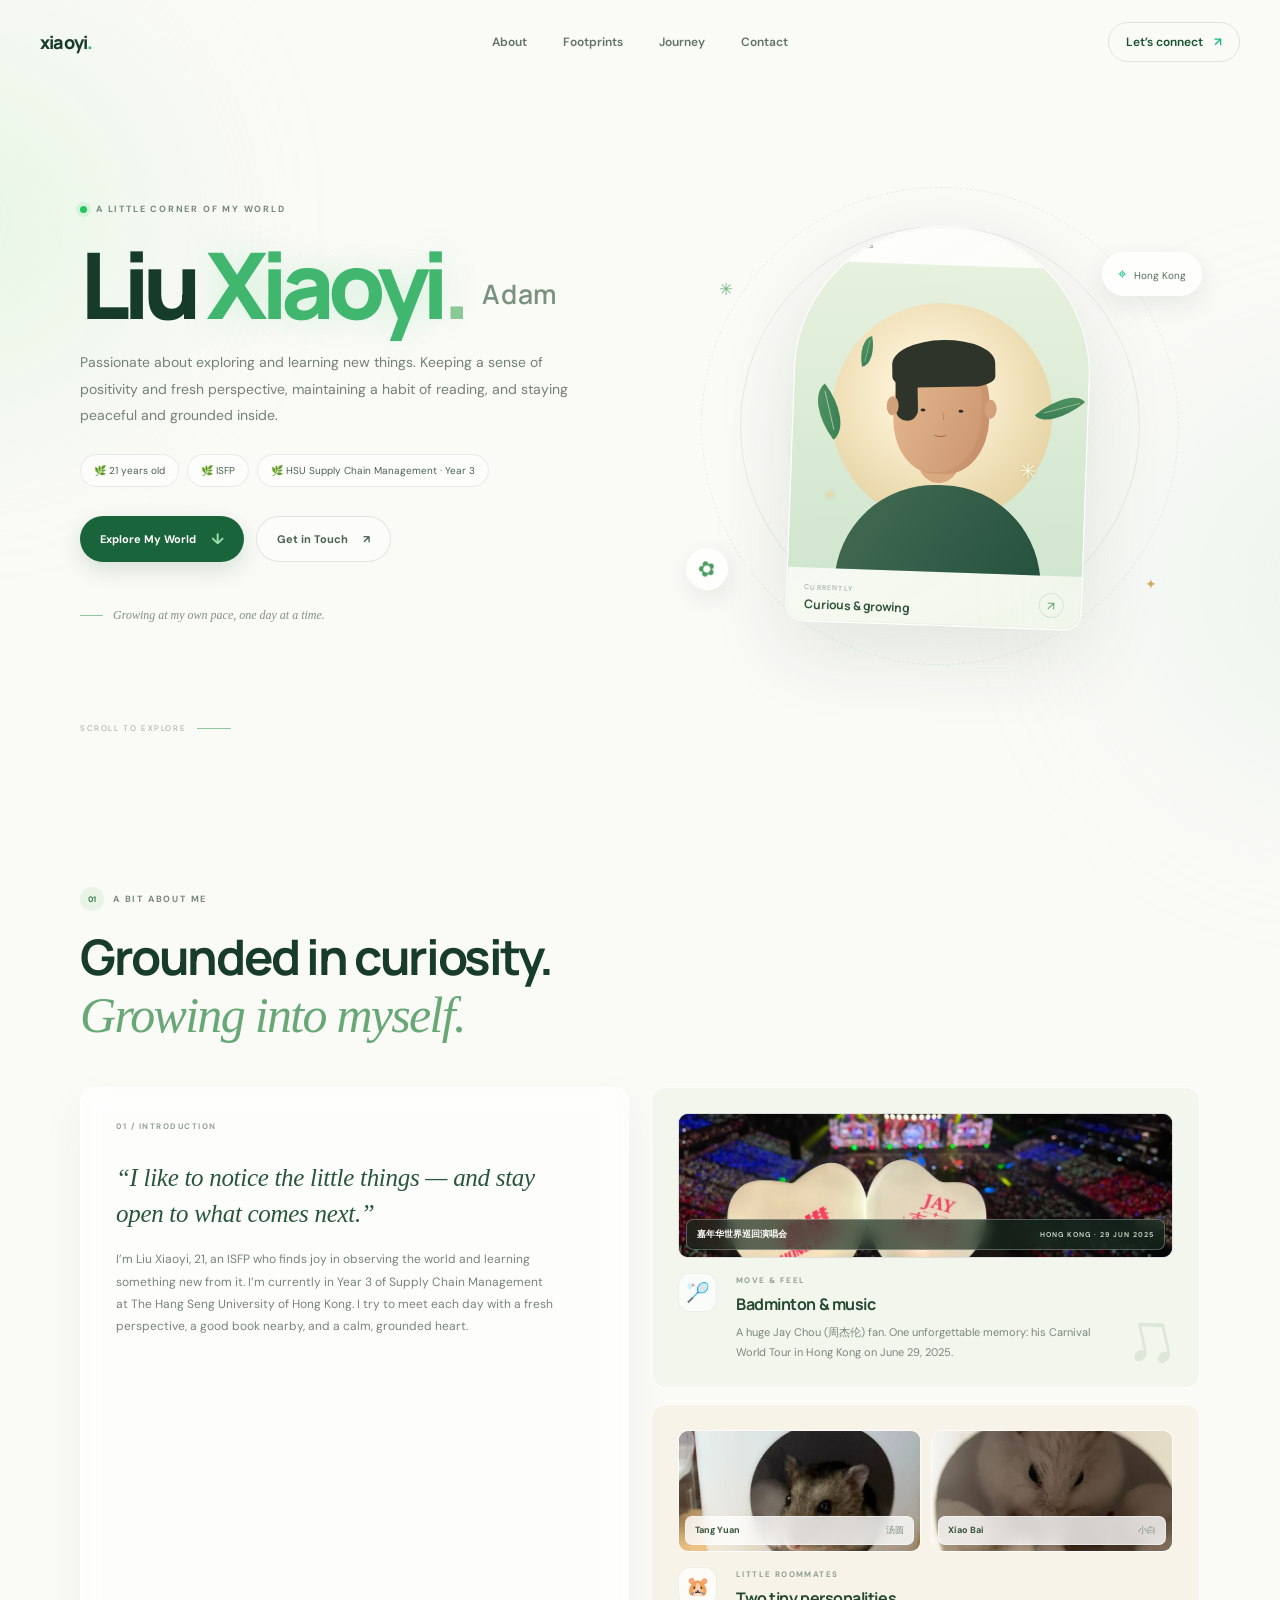
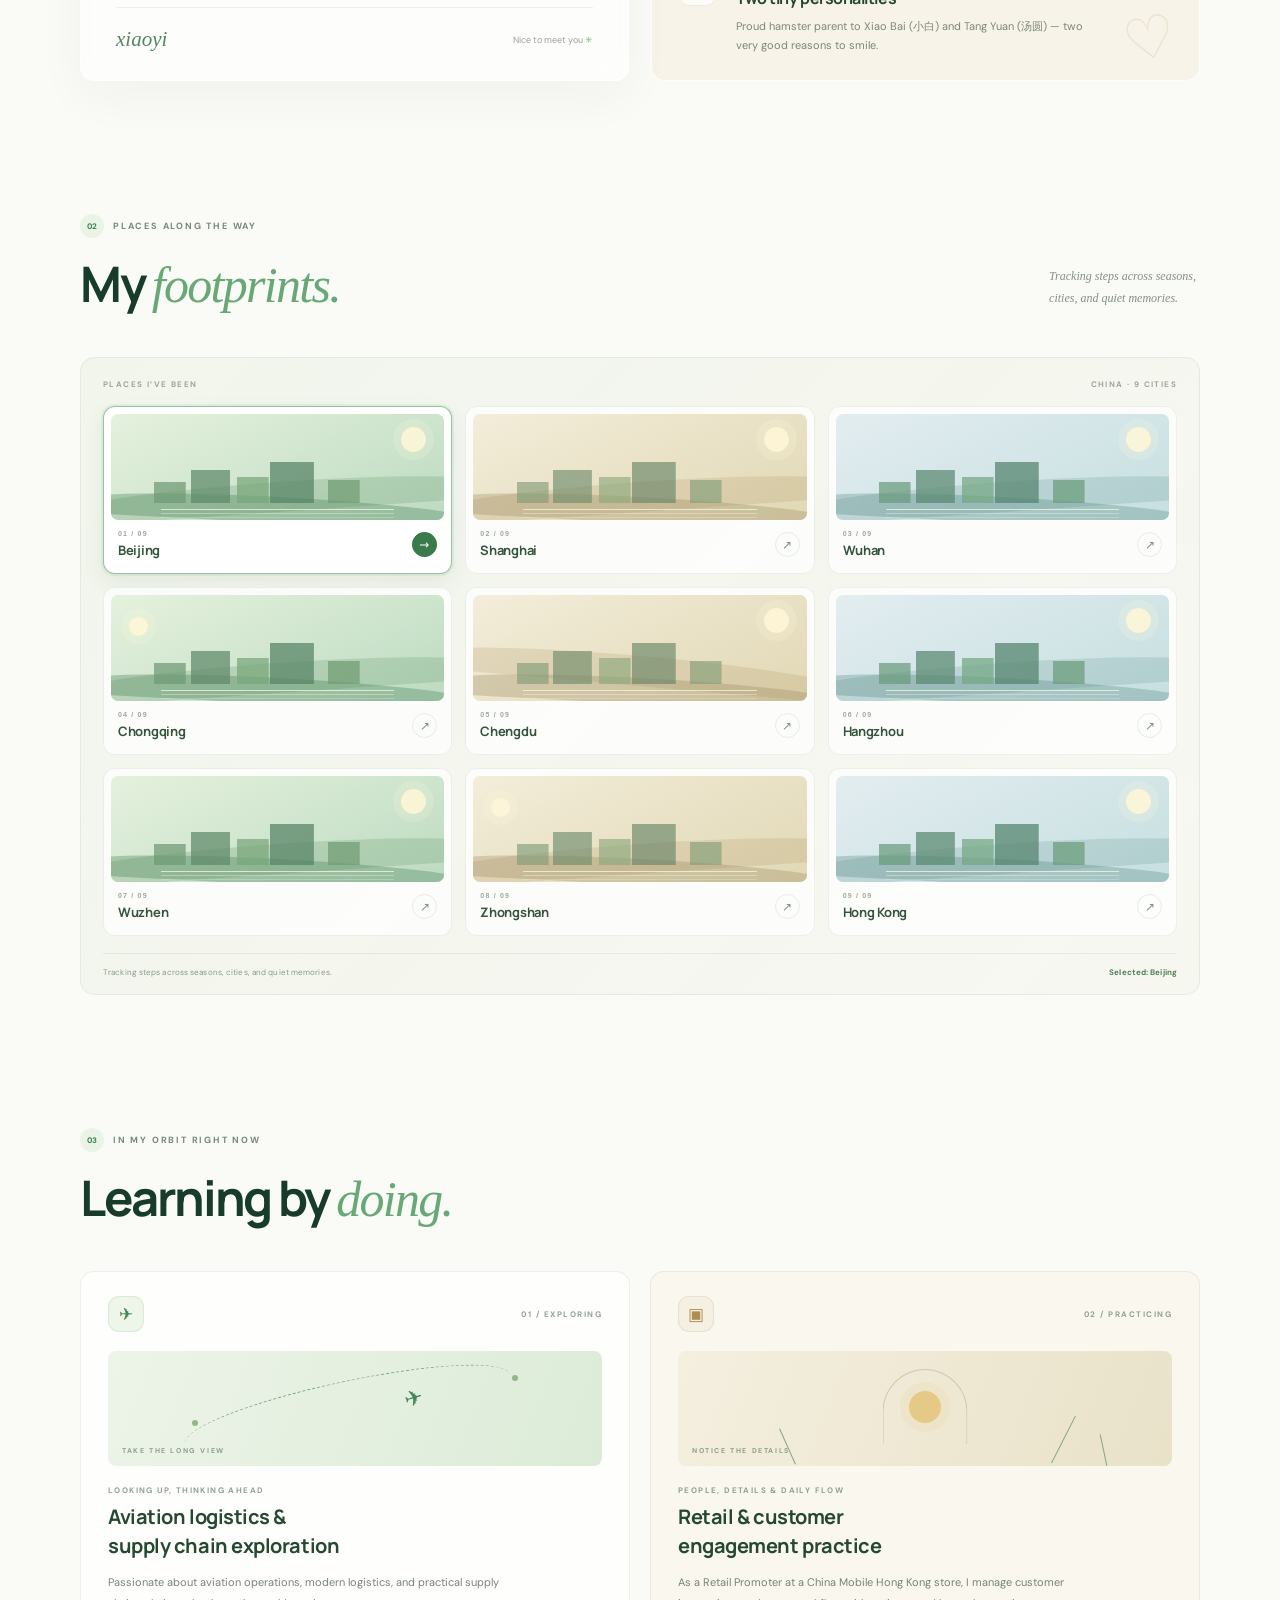
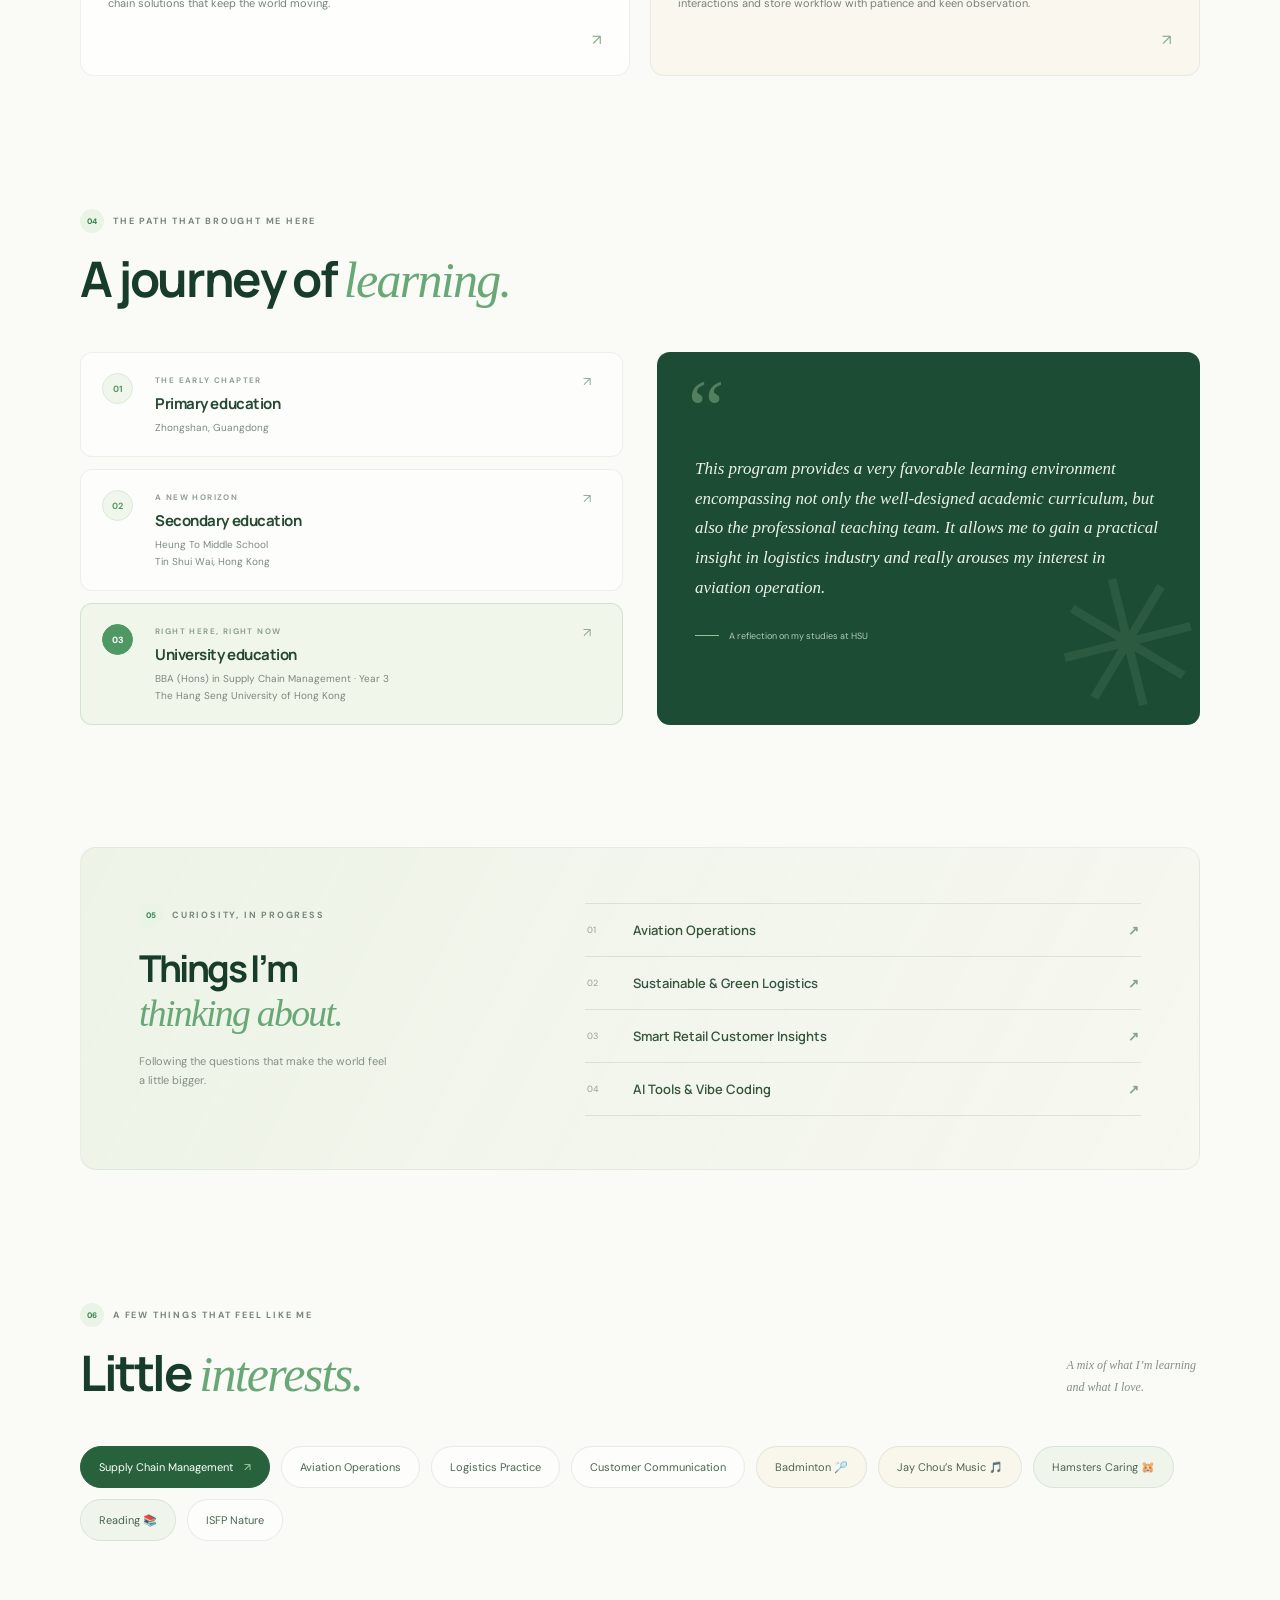
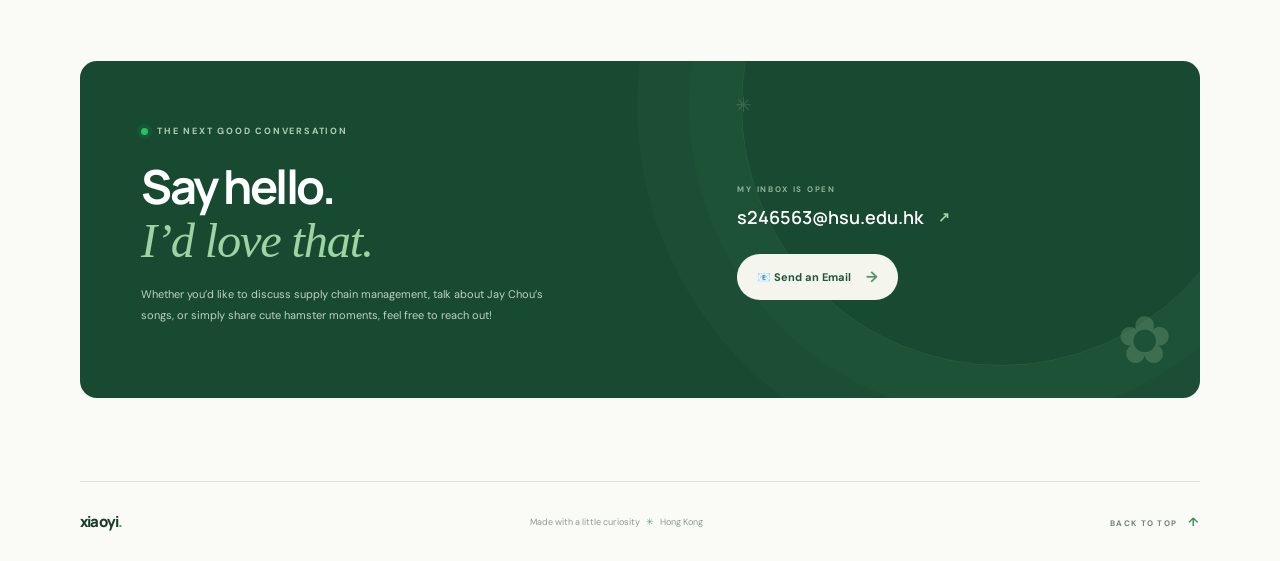
<file: index.html>
<!DOCTYPE html>
<html lang="en">
<head>
  <meta charset="UTF-8">
  <meta name="viewport" content="width=device-width, initial-scale=1">
  <meta name="theme-color" content="#fafaf7">
  <meta name="description" content="Meet Liu Xiaoyi — HSU Supply Chain Management student, curious traveler, Jay Chou fan, and proud hamster parent.">
  <title>Liu Xiaoyi — A Life in Motion</title>
  <link rel="preconnect" href="https://fonts.googleapis.com">
  <link rel="preconnect" href="https://fonts.gstatic.com" crossorigin>
  <link href="https://fonts.googleapis.com/css2?family=DM+Sans:wght@400;500;600;700&family=Manrope:wght@400;500;600;700;800&display=swap" rel="stylesheet">
  <link rel="stylesheet" href="style.css">
</head>
<body>
  <div class="ambient ambient-one" aria-hidden="true"></div>
  <div class="ambient ambient-two" aria-hidden="true"></div>
  <div class="cursor-glow" aria-hidden="true"></div>

  <header class="site-header">
    <a class="wordmark" href="#home" aria-label="Liu Xiaoyi, home">
      <span>xiaoyi<span class="wordmark-dot">.</span></span>
    </a>
    <nav class="main-nav" aria-label="Main navigation">
      <a href="#about">About</a>
      <a href="#footprints">Footprints</a>
      <a href="#journey">Journey</a>
      <a href="#contact">Contact</a>
    </nav>
    <a class="header-contact" href="mailto:s246563@hsu.edu.hk">Let’s connect <span aria-hidden="true">↗</span></a>
  </header>

  <main>
    <section class="hero section-shell" id="home" aria-labelledby="hero-title">
      <div class="hero-copy">
        <p class="eyebrow"><span class="status-dot"></span> A little corner of my world</p>
        <h1 id="hero-title">Liu <span class="name-accent">Xiaoyi</span><span class="name-period">.</span> <span class="hero-nickname">Adam</span></h1>
        <p class="hero-intro">Passionate about exploring and learning new things. Keeping a sense of positivity and fresh perspective, maintaining a habit of reading, and staying peaceful and grounded inside.</p>
        <div class="hero-pills" aria-label="A little about me">
          <span>🌿 21 years old</span>
          <span>🌿 ISFP</span>
          <span>🌿 HSU Supply Chain Management · Year 3</span>
        </div>
        <div class="hero-actions">
          <a class="button button-primary" href="#about">Explore My World <span aria-hidden="true">↓</span></a>
          <a class="button button-quiet" href="#contact">Get in Touch <span aria-hidden="true">↗</span></a>
        </div>
        <div class="hero-note"><span class="note-line"></span> Growing at my own pace, one day at a time.</div>
      </div>

      <div class="hero-art" aria-label="An illustrated portrait card inspired by nature">
        <div class="art-orbit orbit-one"></div>
        <div class="art-orbit orbit-two"></div>
        <div class="sun-disc"></div>
        <div class="portrait-card">
          <div class="portrait-topline"><span>FIELD NOTES</span><span>NO. 021</span></div>
          <div class="portrait-illustration" aria-hidden="true">
            <div class="leaf leaf-a"></div>
            <div class="leaf leaf-b"></div>
            <div class="leaf leaf-c"></div>
            <div class="portrait-halo"></div>
            <div class="portrait-body"></div>
            <div class="portrait-neck"></div>
            <div class="portrait-face">
              <span class="hair"></span>
              <span class="ear ear-left"></span>
              <span class="ear ear-right"></span>
              <span class="eye eye-left"></span>
              <span class="eye eye-right"></span>
              <span class="nose"></span>
              <span class="smile"></span>
            </div>
            <div class="tiny-flower flower-one">✳</div>
            <div class="tiny-flower flower-two">✳</div>
          </div>
          <div class="portrait-caption">
            <div><span class="caption-label">CURRENTLY</span><strong>Curious &amp; growing</strong></div>
            <span class="caption-sprout" aria-hidden="true">↗</span>
          </div>
        </div>
        <div class="floating-sticker sticker-location"><span aria-hidden="true">⌖</span> Hong Kong</div>
        <div class="floating-sticker sticker-leaf" aria-hidden="true">✿</div>
        <span class="art-spark spark-one" aria-hidden="true">✳</span>
        <span class="art-spark spark-two" aria-hidden="true">✦</span>
      </div>
      <a class="scroll-cue" href="#about"><span>SCROLL TO EXPLORE</span><span class="scroll-cue-line"></span></a>
    </section>

    <section class="about section-shell section-space" id="about" aria-labelledby="about-title">
      <div class="section-heading reveal">
        <p class="eyebrow"><span class="eyebrow-icon">01</span> A bit about me</p>
        <h2 id="about-title">Grounded in curiosity.<br><span class="serif-accent">Growing into myself.</span></h2>
      </div>
      <div class="about-grid">
        <article class="intro-card glass-card reveal">
          <span class="card-index">01 / INTRODUCTION</span>
          <p class="intro-quote">“I like to notice the little things — and stay open to what comes next.”</p>
          <p class="body-copy">I’m Liu Xiaoyi, 21, an ISFP who finds joy in observing the world and learning something new from it. I’m currently in Year 3 of Supply Chain Management at The Hang Seng University of Hong Kong. I try to meet each day with a fresh perspective, a good book nearby, and a calm, grounded heart.</p>
          <div class="intro-signoff"><span class="signoff-scribble">xiaoyi</span><span>Nice to meet you <span aria-hidden="true">✳</span></span></div>
        </article>
        <div class="life-cards">
          <article class="life-card life-music reveal">
            <figure class="concert-photo">
              <img src="images/jay-chou-concert.jpg" alt="Hong Kong and Jay Chou heart-shaped light sticks at the Carnival World Tour" loading="lazy">
              <figcaption><span>嘉年华世界巡回演唱会</span><span>HONG KONG · 29 JUN 2025</span></figcaption>
            </figure>
            <span class="life-emoji" aria-hidden="true">🏸</span>
            <div>
              <p class="card-kicker">MOVE &amp; FEEL</p>
              <h3>Badminton &amp; music</h3>
              <p>A huge Jay Chou (周杰伦) fan. One unforgettable memory: his Carnival World Tour in Hong Kong on June 29, 2025.</p>
            </div>
            <span class="music-note" aria-hidden="true">♫</span>
          </article>
          <article class="life-card life-hamsters reveal">
            <div class="hamster-photos" aria-label="Photos of Xiao Bai and Tang Yuan">
              <figure class="hamster-photo">
                <img src="images/tang-yuan.jpg" alt="Tang Yuan peeking out from a little hideout" loading="lazy">
                <figcaption><span>Tang Yuan</span><span>汤圆</span></figcaption>
              </figure>
              <figure class="hamster-photo">
                <img src="images/xiao-bai.jpg" alt="Xiao Bai nestled in a cozy hideout" loading="lazy">
                <figcaption><span>Xiao Bai</span><span>小白</span></figcaption>
              </figure>
            </div>
            <span class="life-emoji" aria-hidden="true">🐹</span>
            <div class="hamster-copy">
              <p class="card-kicker">LITTLE ROOMMATES</p>
              <h3>Two tiny personalities</h3>
              <p>Proud hamster parent to Xiao Bai (小白) and Tang Yuan (汤圆) — two very good reasons to smile.</p>
            </div>
            <span class="hamster-doodle" aria-hidden="true">♡</span>
          </article>
        </div>
      </div>
    </section>

    <section class="footprints section-shell section-space" id="footprints" aria-labelledby="footprints-title">
      <div class="section-heading section-heading-row reveal">
        <div>
          <p class="eyebrow"><span class="eyebrow-icon">02</span> Places along the way</p>
          <h2 id="footprints-title">My <span class="serif-accent">footprints.</span></h2>
        </div>
        <p class="section-aside">Tracking steps across seasons,<br>cities, and quiet memories.</p>
      </div>
      <div class="city-collection reveal">
        <div class="city-collection-top"><span>PLACES I’VE BEEN</span><span>CHINA · 9 CITIES</span></div>
        <div class="city-grid" role="group" aria-label="Select a visited city">
          <button class="city-card is-selected" type="button" aria-pressed="true" data-city="Beijing">
            <span class="city-card-scene" aria-hidden="true"><span class="city-sun"></span><span class="city-skyline"></span><span class="city-water"></span></span>
            <span class="city-card-info"><span><span class="city-card-number">01 / 09</span><strong>Beijing</strong></span><span class="city-card-arrow" aria-hidden="true">↗</span></span>
          </button>
          <button class="city-card" type="button" aria-pressed="false" data-city="Shanghai">
            <span class="city-card-scene" aria-hidden="true"><span class="city-sun"></span><span class="city-skyline"></span><span class="city-water"></span></span>
            <span class="city-card-info"><span><span class="city-card-number">02 / 09</span><strong>Shanghai</strong></span><span class="city-card-arrow" aria-hidden="true">↗</span></span>
          </button>
          <button class="city-card" type="button" aria-pressed="false" data-city="Wuhan">
            <span class="city-card-scene" aria-hidden="true"><span class="city-sun"></span><span class="city-skyline"></span><span class="city-water"></span></span>
            <span class="city-card-info"><span><span class="city-card-number">03 / 09</span><strong>Wuhan</strong></span><span class="city-card-arrow" aria-hidden="true">↗</span></span>
          </button>
          <button class="city-card" type="button" aria-pressed="false" data-city="Chongqing">
            <span class="city-card-scene" aria-hidden="true"><span class="city-sun"></span><span class="city-skyline"></span><span class="city-water"></span></span>
            <span class="city-card-info"><span><span class="city-card-number">04 / 09</span><strong>Chongqing</strong></span><span class="city-card-arrow" aria-hidden="true">↗</span></span>
          </button>
          <button class="city-card" type="button" aria-pressed="false" data-city="Chengdu">
            <span class="city-card-scene" aria-hidden="true"><span class="city-sun"></span><span class="city-skyline"></span><span class="city-water"></span></span>
            <span class="city-card-info"><span><span class="city-card-number">05 / 09</span><strong>Chengdu</strong></span><span class="city-card-arrow" aria-hidden="true">↗</span></span>
          </button>
          <button class="city-card" type="button" aria-pressed="false" data-city="Hangzhou">
            <span class="city-card-scene" aria-hidden="true"><span class="city-sun"></span><span class="city-skyline"></span><span class="city-water"></span></span>
            <span class="city-card-info"><span><span class="city-card-number">06 / 09</span><strong>Hangzhou</strong></span><span class="city-card-arrow" aria-hidden="true">↗</span></span>
          </button>
          <button class="city-card" type="button" aria-pressed="false" data-city="Wuzhen">
            <span class="city-card-scene" aria-hidden="true"><span class="city-sun"></span><span class="city-skyline"></span><span class="city-water"></span></span>
            <span class="city-card-info"><span><span class="city-card-number">07 / 09</span><strong>Wuzhen</strong></span><span class="city-card-arrow" aria-hidden="true">↗</span></span>
          </button>
          <button class="city-card" type="button" aria-pressed="false" data-city="Zhongshan">
            <span class="city-card-scene" aria-hidden="true"><span class="city-sun"></span><span class="city-skyline"></span><span class="city-water"></span></span>
            <span class="city-card-info"><span><span class="city-card-number">08 / 09</span><strong>Zhongshan</strong></span><span class="city-card-arrow" aria-hidden="true">↗</span></span>
          </button>
          <button class="city-card" type="button" aria-pressed="false" data-city="Hong Kong">
            <span class="city-card-scene" aria-hidden="true"><span class="city-sun"></span><span class="city-skyline"></span><span class="city-water"></span></span>
            <span class="city-card-info"><span><span class="city-card-number">09 / 09</span><strong>Hong Kong</strong></span><span class="city-card-arrow" aria-hidden="true">↗</span></span>
          </button>
        </div>
        <div class="city-collection-footer"><span>Tracking steps across seasons, cities, and quiet memories.</span><span class="city-selection" aria-live="polite">Selected: Beijing</span></div>
      </div>
    </section>

    <section class="now section-shell section-space" id="now" aria-labelledby="now-title">
      <div class="section-heading reveal">
        <p class="eyebrow"><span class="eyebrow-icon">03</span> In my orbit right now</p>
        <h2 id="now-title">Learning by <span class="serif-accent">doing.</span></h2>
      </div>
      <div class="now-grid">
        <article class="now-card aviation-card reveal">
          <div class="now-card-top"><span class="now-icon" aria-hidden="true">✈</span><span class="card-index">01 / EXPLORING</span></div>
          <div class="now-visual aviation-visual" aria-hidden="true"><span class="flight-line"></span><span class="flight-plane">✈</span><span class="flight-point point-a"></span><span class="flight-point point-b"></span><span class="flight-label">TAKE THE LONG VIEW</span></div>
          <p class="card-kicker">LOOKING UP, THINKING AHEAD</p>
          <h3>Aviation logistics &amp;<br>supply chain exploration</h3>
          <p class="body-copy">Passionate about aviation operations, modern logistics, and practical supply chain solutions that keep the world moving.</p>
          <span class="card-arrow" aria-hidden="true">↗</span>
        </article>
        <article class="now-card retail-card reveal">
          <div class="now-card-top"><span class="now-icon" aria-hidden="true">▣</span><span class="card-index">02 / PRACTICING</span></div>
          <div class="now-visual retail-visual" aria-hidden="true"><span class="retail-window"></span><span class="retail-sun"></span><span class="retail-stem stem-a"></span><span class="retail-stem stem-b"></span><span class="retail-stem stem-c"></span><span class="retail-label">NOTICE THE DETAILS</span></div>
          <p class="card-kicker">PEOPLE, DETAILS &amp; DAILY FLOW</p>
          <h3>Retail &amp; customer<br>engagement practice</h3>
          <p class="body-copy">As a Retail Promoter at a China Mobile Hong Kong store, I manage customer interactions and store workflow with patience and keen observation.</p>
          <span class="card-arrow" aria-hidden="true">↗</span>
        </article>
      </div>
    </section>

    <section class="journey section-shell section-space" id="journey" aria-labelledby="journey-title">
      <div class="section-heading reveal">
        <p class="eyebrow"><span class="eyebrow-icon">04</span> The path that brought me here</p>
        <h2 id="journey-title">A journey of <span class="serif-accent">learning.</span></h2>
      </div>
      <div class="journey-grid">
        <div class="timeline">
          <article class="timeline-item reveal">
            <span class="timeline-marker">01</span>
            <div class="timeline-content"><p class="card-kicker">THE EARLY CHAPTER</p><h3>Primary education</h3><p>Zhongshan, Guangdong</p></div>
            <span class="timeline-arrow" aria-hidden="true">↗</span>
          </article>
          <article class="timeline-item reveal">
            <span class="timeline-marker">02</span>
            <div class="timeline-content"><p class="card-kicker">A NEW HORIZON</p><h3>Secondary education</h3><p>Heung To Middle School<br>Tin Shui Wai, Hong Kong</p></div>
            <span class="timeline-arrow" aria-hidden="true">↗</span>
          </article>
          <article class="timeline-item timeline-current reveal">
            <span class="timeline-marker">03</span>
            <div class="timeline-content"><p class="card-kicker">RIGHT HERE, RIGHT NOW</p><h3>University education</h3><p>BBA (Hons) in Supply Chain Management · Year 3<br>The Hang Seng University of Hong Kong</p></div>
            <span class="timeline-arrow" aria-hidden="true">↗</span>
          </article>
        </div>
        <figure class="quote-card reveal">
          <span class="quote-mark" aria-hidden="true">“</span>
          <blockquote>This program provides a very favorable learning environment encompassing not only the well-designed academic curriculum, but also the professional teaching team. It allows me to gain a practical insight in logistics industry and really arouses my interest in aviation operation.</blockquote>
          <figcaption><span class="quote-rule"></span> A reflection on my studies at HSU</figcaption>
          <span class="quote-leaf" aria-hidden="true">✳</span>
        </figure>
      </div>
    </section>

    <section class="focus section-shell section-space" id="focus" aria-labelledby="focus-title">
      <div class="focus-inner reveal">
        <div class="focus-heading">
          <p class="eyebrow"><span class="eyebrow-icon">05</span> Curiosity, in progress</p>
          <h2 id="focus-title">Things I’m<br><span class="serif-accent">thinking about.</span></h2>
          <p>Following the questions that make the world feel a little bigger.</p>
        </div>
        <div class="focus-list">
          <div class="focus-item"><span class="focus-number">01</span><span>Aviation Operations</span><span class="focus-arrow">↗</span></div>
          <div class="focus-item"><span class="focus-number">02</span><span>Sustainable &amp; Green Logistics</span><span class="focus-arrow">↗</span></div>
          <div class="focus-item"><span class="focus-number">03</span><span>Smart Retail Customer Insights</span><span class="focus-arrow">↗</span></div>
          <div class="focus-item"><span class="focus-number">04</span><span>AI Tools &amp; Vibe Coding</span><span class="focus-arrow">↗</span></div>
        </div>
      </div>
    </section>

    <section class="interests section-shell section-space" aria-labelledby="interests-title">
      <div class="section-heading section-heading-row reveal">
        <div><p class="eyebrow"><span class="eyebrow-icon">06</span> A few things that feel like me</p><h2 id="interests-title">Little <span class="serif-accent">interests.</span></h2></div>
        <p class="section-aside">A mix of what I’m learning<br>and what I love.</p>
      </div>
      <div class="tag-cloud reveal" aria-label="Skills and interests">
        <span class="interest-tag tag-featured">Supply Chain Management <span>↗</span></span>
        <span class="interest-tag">Aviation Operations</span>
        <span class="interest-tag">Logistics Practice</span>
        <span class="interest-tag">Customer Communication</span>
        <span class="interest-tag tag-warm">Badminton 🏸</span>
        <span class="interest-tag tag-warm">Jay Chou’s Music 🎵</span>
        <span class="interest-tag tag-soft">Hamsters Caring 🐹</span>
        <span class="interest-tag tag-soft">Reading 📚</span>
        <span class="interest-tag">ISFP Nature</span>
      </div>
    </section>

    <section class="contact section-shell" id="contact" aria-labelledby="contact-title">
      <div class="contact-card reveal">
        <div class="contact-orb" aria-hidden="true"></div>
        <div class="contact-copy">
          <p class="eyebrow"><span class="contact-dot"></span> The next good conversation</p>
          <h2 id="contact-title">Say hello.<br><span class="contact-serif">I’d love that.</span></h2>
          <p>Whether you’d like to discuss supply chain management, talk about Jay Chou’s songs, or simply share cute hamster moments, feel free to reach out!</p>
        </div>
        <div class="contact-action">
          <span class="contact-caption">MY INBOX IS OPEN</span>
          <a class="email-link" href="mailto:s246563@hsu.edu.hk">s246563@hsu.edu.hk <span aria-hidden="true">↗</span></a>
          <a class="button button-light" href="mailto:s246563@hsu.edu.hk">📧 Send an Email <span aria-hidden="true">→</span></a>
        </div>
        <span class="contact-flower flower-left" aria-hidden="true">✳</span>
        <span class="contact-flower flower-right" aria-hidden="true">✿</span>
      </div>
    </section>
  </main>

  <footer class="site-footer section-shell">
    <a class="wordmark footer-wordmark" href="#home"><span>xiaoyi<span class="wordmark-dot">.</span></span></a>
    <p>Made with a little curiosity <span aria-hidden="true">✳</span> Hong Kong</p>
    <a class="back-top" href="#home">BACK TO TOP <span aria-hidden="true">↑</span></a>
  </footer>

  <script>
    (() => {
      const cursor = document.querySelector(".cursor-glow");
      const finePointer = window.matchMedia("(pointer: fine)");
      if (cursor && finePointer.matches) {
        let cursorX = -100;
        let cursorY = -100;
        let glowX = -100;
        let glowY = -100;
        window.addEventListener("pointermove", (event) => {
          cursorX = event.clientX;
          cursorY = event.clientY;
          cursor.style.setProperty("--cursor-x", `${cursorX}px`);
          cursor.style.setProperty("--cursor-y", `${cursorY}px`);
        }, { passive: true });
        const follow = () => {
          glowX += (cursorX - glowX) * 0.12;
          glowY += (cursorY - glowY) * 0.12;
          cursor.style.setProperty("--glow-x", `${glowX}px`);
          cursor.style.setProperty("--glow-y", `${glowY}px`);
          window.requestAnimationFrame(follow);
        };
        window.requestAnimationFrame(follow);
      }

      const revealItems = document.querySelectorAll(".reveal");
      const cityCards = document.querySelectorAll(".city-card");
      const selectedCity = document.querySelector(".city-selection");
      cityCards.forEach((card) => {
        card.addEventListener("click", () => {
          cityCards.forEach((item) => {
            const isSelected = item === card;
            item.classList.toggle("is-selected", isSelected);
            item.setAttribute("aria-pressed", String(isSelected));
          });
          if (selectedCity) selectedCity.textContent = `Selected: ${card.dataset.city}`;
        });
      });

      if ("IntersectionObserver" in window && !window.matchMedia("(prefers-reduced-motion: reduce)").matches) {
        const observer = new IntersectionObserver((entries, activeObserver) => {
          entries.forEach((entry) => {
            if (entry.isIntersecting) {
              entry.target.classList.add("is-visible");
              activeObserver.unobserve(entry.target);
            }
          });
        }, { threshold: 0.14 });
        revealItems.forEach((item) => observer.observe(item));
      } else {
        revealItems.forEach((item) => item.classList.add("is-visible"));
      }
    })();
  </script>
</body>
</html>
</file>
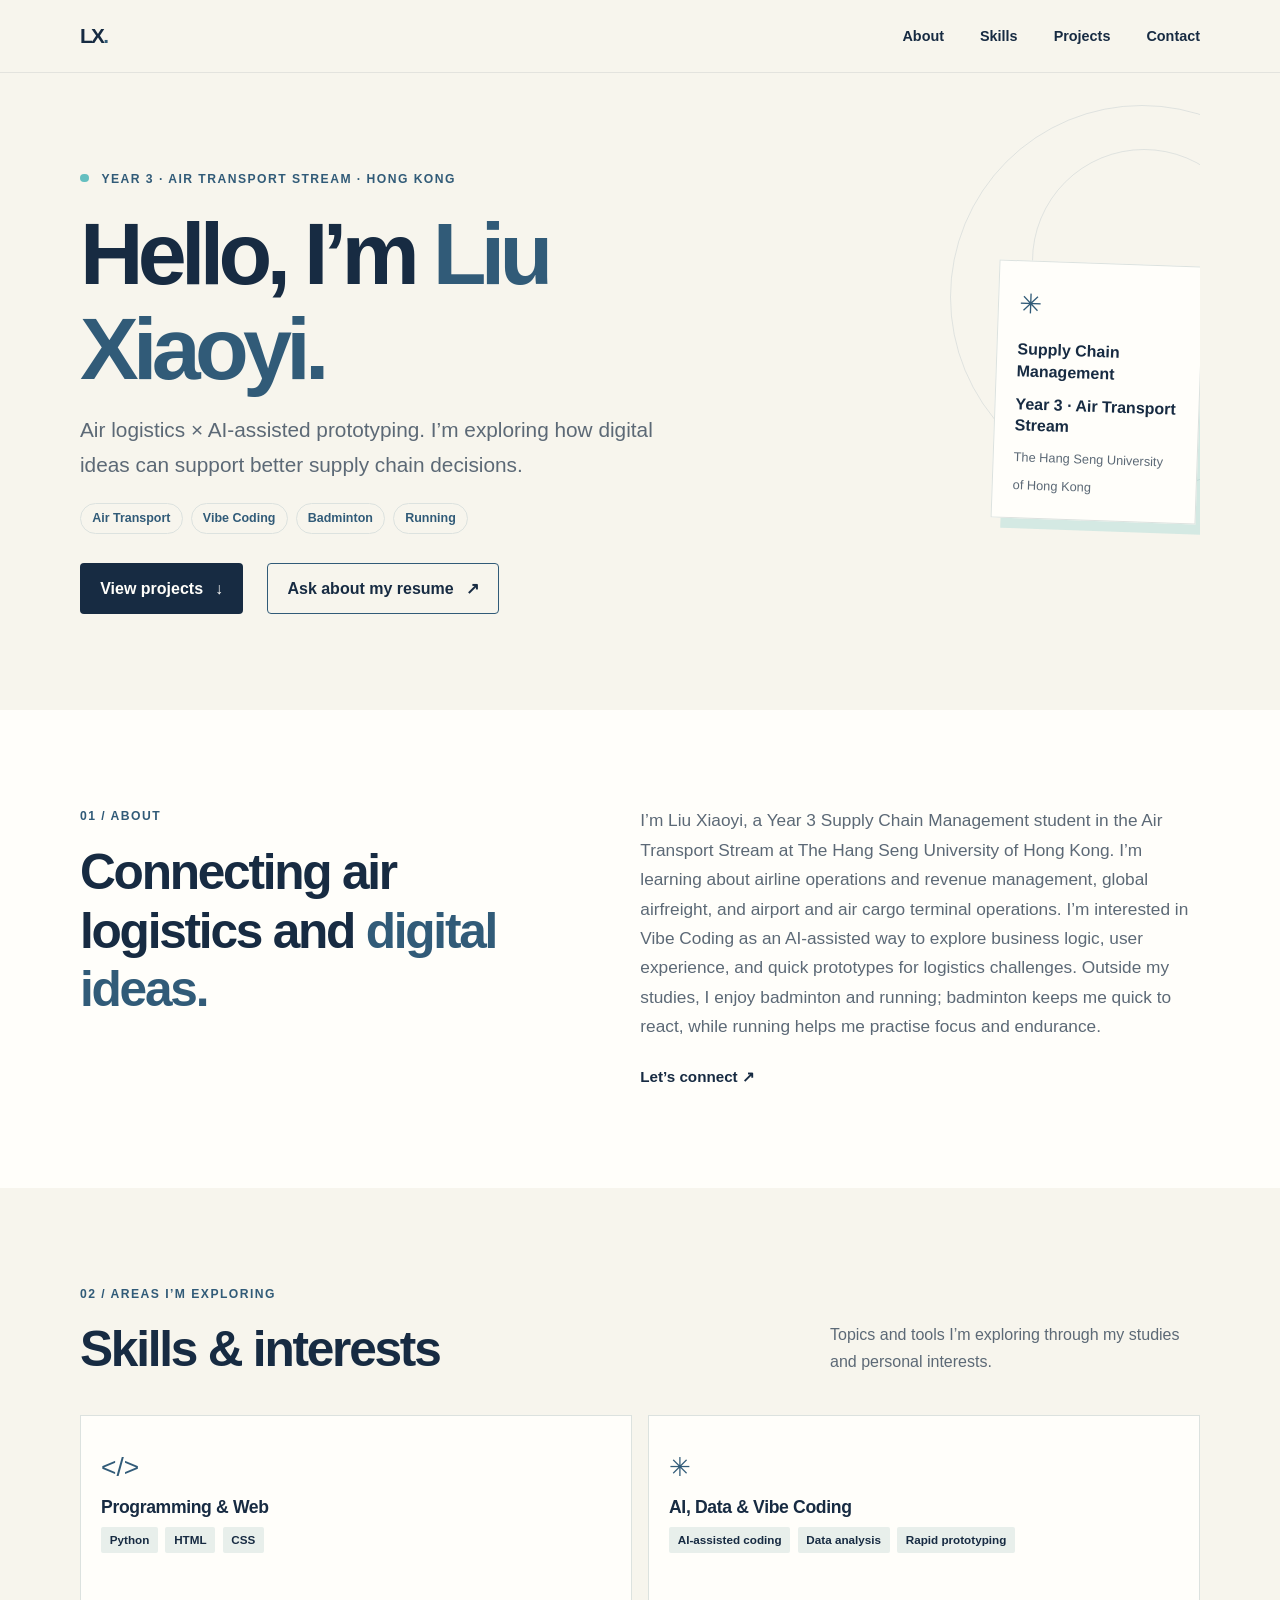
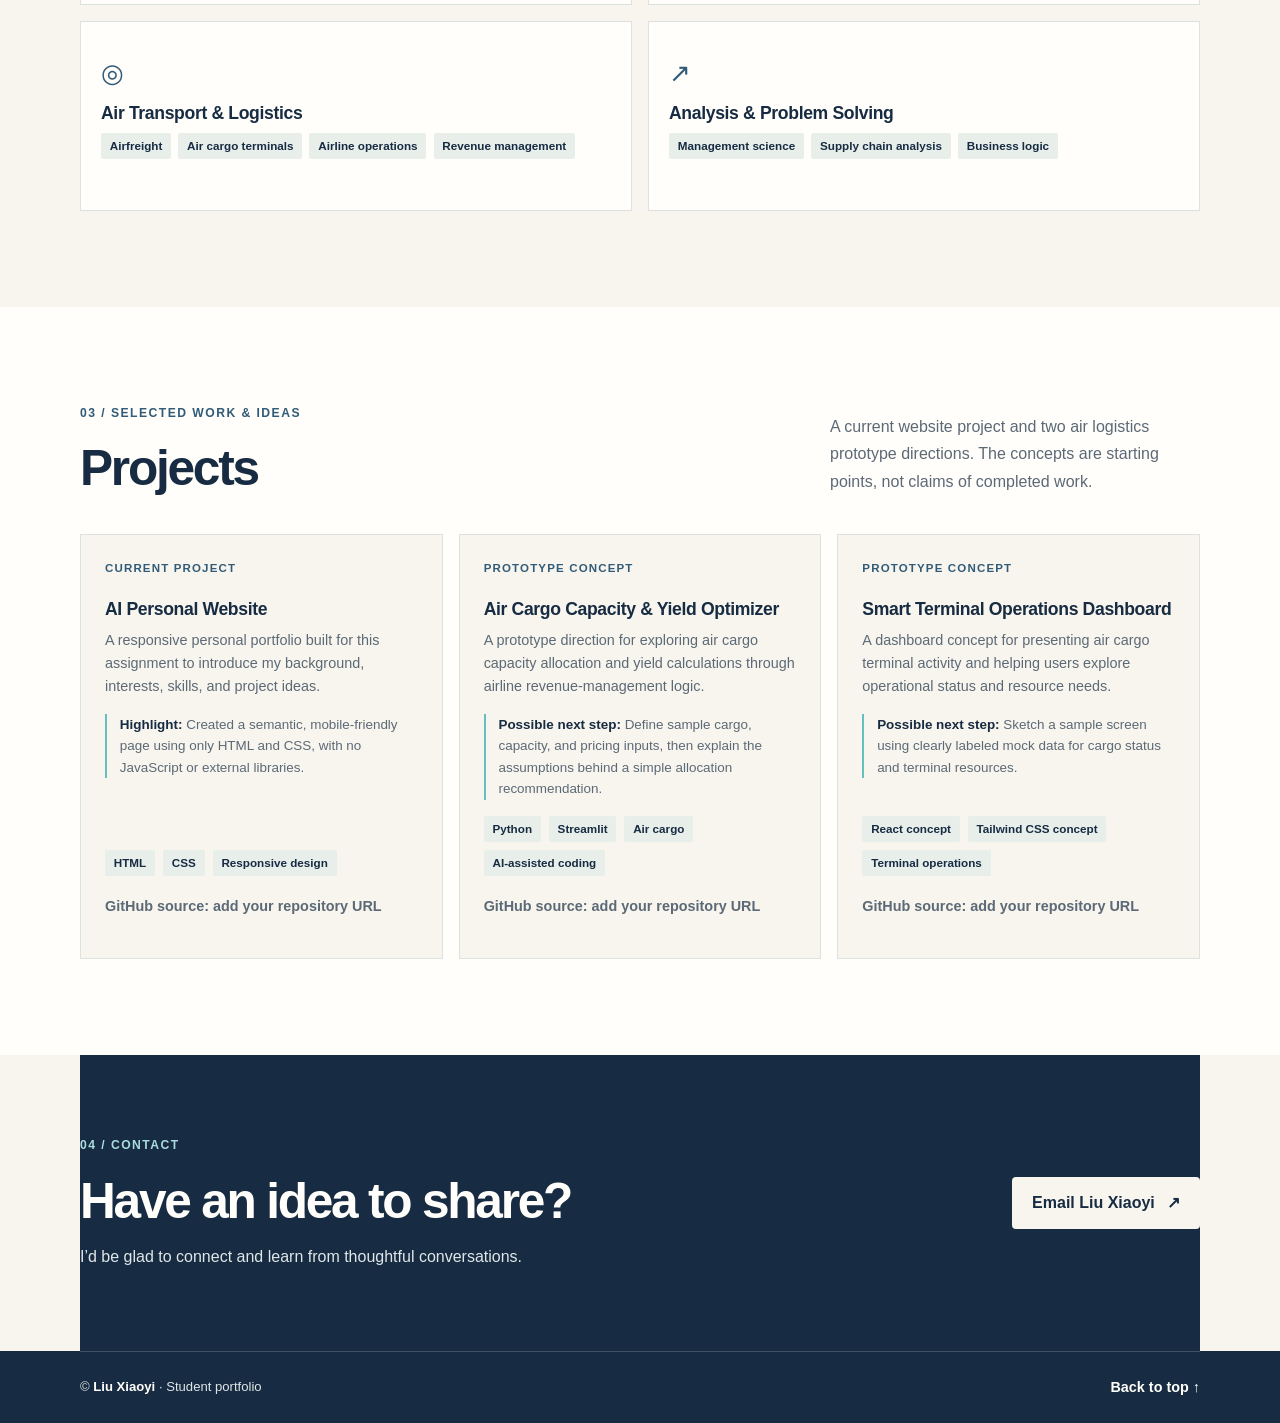
<file: personal-website/index.html>
<!doctype html>
<html lang="en">
<head>
  <meta charset="utf-8">
  <meta name="viewport" content="width=device-width, initial-scale=1">
  <meta name="description" content="The personal portfolio of Liu Xiaoyi, a Year 3 supply chain management student exploring air transport, logistics, and AI-assisted prototyping.">
  <title>Liu Xiaoyi — Air Transport &amp; Supply Chain Management</title>
  <link rel="stylesheet" href="style.css">
</head>
<body>
  <a class="skip-link" href="#main">Skip to main content</a>

  <header class="site-header">
    <nav class="navigation container" aria-label="Main navigation">
      <a class="wordmark" href="#home" aria-label="Liu Xiaoyi, home">LX<span>.</span></a>
      <ul class="nav-links">
        <li><a href="#about">About</a></li>
        <li><a href="#skills">Skills</a></li>
        <li><a href="#projects">Projects</a></li>
        <li><a href="#contact">Contact</a></li>
      </ul>
    </nav>
  </header>

  <main id="main">
    <section class="hero section container" id="home" aria-labelledby="hero-title">
      <div class="hero-copy">
        <p class="eyebrow"><span class="status-dot" aria-hidden="true"></span> Year 3 · Air Transport Stream · Hong Kong</p>
        <h1 id="hero-title">Hello, I’m <span>Liu Xiaoyi.</span></h1>
        <p class="hero-tagline">Air logistics × AI-assisted prototyping. I’m exploring how digital ideas can support better supply chain decisions.</p>
        <ul class="hero-tags" aria-label="Personal interests">
          <li>Air Transport</li>
          <li>Vibe Coding</li>
          <li>Badminton</li>
          <li>Running</li>
        </ul>
        <div class="hero-actions">
          <a class="button button-primary" href="#projects">View projects <span aria-hidden="true">↓</span></a>
          <a class="button button-outline" href="mailto:s246563@hsu.edu.hk?subject=Resume%20request">Ask about my resume <span aria-hidden="true">↗</span></a>
        </div>
      </div>
      <aside class="hero-note" aria-label="Education">
        <span class="note-mark" aria-hidden="true">✳</span>
        <p>Supply Chain Management</p>
        <p class="note-degree">Year 3 · Air Transport Stream</p>
        <span class="note-school">The Hang Seng University of Hong Kong</span>
      </aside>
      <span class="hero-orbit orbit-one" aria-hidden="true"></span>
      <span class="hero-orbit orbit-two" aria-hidden="true"></span>
    </section>

    <section class="section about-section" id="about" aria-labelledby="about-title">
      <div class="container about-layout">
        <div class="section-heading">
          <p class="eyebrow">01 / About</p>
          <h2 id="about-title">Connecting air logistics and <span>digital ideas.</span></h2>
        </div>
        <div class="about-copy">
          <p>I’m Liu Xiaoyi, a Year 3 Supply Chain Management student in the Air Transport Stream at The Hang Seng University of Hong Kong. I’m learning about airline operations and revenue management, global airfreight, and airport and air cargo terminal operations. I’m interested in Vibe Coding as an AI-assisted way to explore business logic, user experience, and quick prototypes for logistics challenges. Outside my studies, I enjoy badminton and running; badminton keeps me quick to react, while running helps me practise focus and endurance.</p>
          <a class="text-link" href="#contact">Let’s connect <span aria-hidden="true">↗</span></a>
        </div>
      </div>
    </section>

    <section class="section container" id="skills" aria-labelledby="skills-title">
      <div class="section-heading skills-heading">
        <div>
          <p class="eyebrow">02 / Areas I’m exploring</p>
          <h2 id="skills-title">Skills &amp; interests</h2>
        </div>
          <p class="section-intro">Topics and tools I’m exploring through my studies and personal interests.</p>
      </div>
      <div class="skills-grid">
        <article class="skill-card">
          <span class="skill-icon" aria-hidden="true">&lt;/&gt;</span>
          <h3>Programming &amp; Web</h3>
            <ul class="tag-list skill-tags" aria-label="Programming and web topics to explore">
            <li>Python</li>
            <li>HTML</li>
            <li>CSS</li>
          </ul>
        </article>
        <article class="skill-card">
          <span class="skill-icon" aria-hidden="true">✳</span>
            <h3>AI, Data &amp; Vibe Coding</h3>
            <ul class="tag-list skill-tags" aria-label="AI and data interests">
              <li>AI-assisted coding</li>
              <li>Data analysis</li>
              <li>Rapid prototyping</li>
            </ul>
          </article>
          <article class="skill-card">
            <span class="skill-icon" aria-hidden="true">◎</span>
            <h3>Air Transport &amp; Logistics</h3>
            <ul class="tag-list skill-tags" aria-label="Air transport and logistics study areas">
              <li>Airfreight</li>
              <li>Air cargo terminals</li>
              <li>Airline operations</li>
              <li>Revenue management</li>
            </ul>
          </article>
          <article class="skill-card">
            <span class="skill-icon" aria-hidden="true">↗</span>
            <h3>Analysis &amp; Problem Solving</h3>
            <ul class="tag-list skill-tags" aria-label="Analysis and problem-solving interests">
              <li>Management science</li>
              <li>Supply chain analysis</li>
              <li>Business logic</li>
            </ul>
          </article>
      </div>
    </section>

    <section class="section projects-section" id="projects" aria-labelledby="projects-title">
      <div class="container">
        <div class="section-heading projects-heading">
          <div>
            <p class="eyebrow">03 / Selected work &amp; ideas</p>
            <h2 id="projects-title">Projects</h2>
          </div>
          <p class="section-intro">A current website project and two air logistics prototype directions. The concepts are starting points, not claims of completed work.</p>
        </div>
        <div class="projects-grid">
          <article class="project-card">
            <span class="project-count">CURRENT PROJECT</span>
            <h3>AI Personal Website</h3>
            <p>A responsive personal portfolio built for this assignment to introduce my background, interests, skills, and project ideas.</p>
            <p class="project-highlight"><strong>Highlight:</strong> Created a semantic, mobile-friendly page using only HTML and CSS, with no JavaScript or external libraries.</p>
            <ul class="tag-list" aria-label="Suggested tools and topics">
              <li>HTML</li>
              <li>CSS</li>
              <li>Responsive design</li>
            </ul>
            <p class="repository-note">GitHub source: add your repository URL</p>
          </article>
          <article class="project-card">
            <span class="project-count">PROTOTYPE CONCEPT</span>
            <h3>Air Cargo Capacity &amp; Yield Optimizer</h3>
            <p>A prototype direction for exploring air cargo capacity allocation and yield calculations through airline revenue-management logic.</p>
            <p class="project-highlight"><strong>Possible next step:</strong> Define sample cargo, capacity, and pricing inputs, then explain the assumptions behind a simple allocation recommendation.</p>
            <ul class="tag-list" aria-label="Suggested tools and topics">
              <li>Python</li>
              <li>Streamlit</li>
              <li>Air cargo</li>
              <li>AI-assisted coding</li>
            </ul>
            <p class="repository-note">GitHub source: add your repository URL</p>
          </article>
          <article class="project-card">
            <span class="project-count">PROTOTYPE CONCEPT</span>
            <h3>Smart Terminal Operations Dashboard</h3>
            <p>A dashboard concept for presenting air cargo terminal activity and helping users explore operational status and resource needs.</p>
            <p class="project-highlight"><strong>Possible next step:</strong> Sketch a sample screen using clearly labeled mock data for cargo status and terminal resources.</p>
            <ul class="tag-list" aria-label="Suggested tools and topics">
              <li>React concept</li>
              <li>Tailwind CSS concept</li>
              <li>Terminal operations</li>
            </ul>
            <p class="repository-note">GitHub source: add your repository URL</p>
          </article>
        </div>
      </div>
    </section>

    <section class="section contact-section container" id="contact" aria-labelledby="contact-title">
      <div>
        <p class="eyebrow">04 / Contact</p>
        <h2 id="contact-title">Have an idea to share?</h2>
        <p class="contact-copy">I’d be glad to connect and learn from thoughtful conversations.</p>
      </div>
      <a class="button button-light" href="mailto:s246563@hsu.edu.hk">Email Liu Xiaoyi <span aria-hidden="true">↗</span></a>
    </section>
  </main>

  <footer class="site-footer">
    <div class="container footer-inner">
      <p>© <span>Liu Xiaoyi</span> · Student portfolio</p>
      <a href="#home">Back to top ↑</a>
    </div>
  </footer>
</body>
</html>
</file>
<file: style.css>
:root {
  color-scheme: light;
  --primary-green: #22c55e;
  --emerald: #10b981;
  --forest: #14532d;
  --ink: #183b2b;
  --muted: #768579;
  --cream: #fafaf7;
  --paper: #f5f5f0;
  --sage: #e8eee4;
  --line: rgba(36, 75, 50, 0.12);
  --display: "Manrope", sans-serif;
  --body: "DM Sans", sans-serif;
}

* { box-sizing: border-box; }
html { overflow-x: clip; scroll-behavior: smooth; scroll-padding-top: 92px; }
body {
  margin: 0;
  overflow-x: hidden;
  background: var(--cream);
  color: var(--ink);
  font-family: var(--body);
  font-size: 15px;
  -webkit-font-smoothing: antialiased;
}
::selection { color: #103b26; background: #b6efc3; }
a { color: inherit; text-decoration: none; }
button, a { -webkit-tap-highlight-color: transparent; }
a:focus-visible { outline: 2px solid var(--emerald); outline-offset: 5px; border-radius: 4px; }
.section-shell { width: min(1120px, calc(100% - 80px)); margin-inline: auto; }
.section-space { padding-top: 124px; }
.ambient {
  position: fixed;
  z-index: -1;
  pointer-events: none;
  border-radius: 50%;
  filter: blur(90px);
  opacity: .34;
  animation: breathe 12s ease-in-out infinite alternate;
}
.ambient-one { width: 370px; height: 370px; top: 4%; left: -220px; background: #c9f1c5; }
.ambient-two { width: 390px; height: 390px; top: 43%; right: -260px; background: #d8eee0; animation-delay: -5s; }
.cursor-glow {
  position: fixed;
  inset: 0 auto auto 0;
  z-index: 10;
  width: 9px;
  height: 9px;
  border-radius: 50%;
  pointer-events: none;
  background: rgba(34, 197, 94, .72);
  box-shadow: 0 0 15px 4px rgba(34, 197, 94, .19);
  transform: translate3d(var(--cursor-x, -100px), var(--cursor-y, -100px), 0);
}
.cursor-glow::after {
  content: "";
  position: absolute;
  width: 44px;
  height: 44px;
  top: 50%;
  left: 50%;
  border: 1px solid rgba(34, 197, 94, .2);
  border-radius: 50%;
  background: rgba(34, 197, 94, .045);
  transform: translate3d(calc(var(--glow-x, -100px) - var(--cursor-x, -100px) - 50%), calc(var(--glow-y, -100px) - var(--cursor-y, -100px) - 50%), 0);
}

.site-header {
  width: min(1240px, calc(100% - 80px));
  height: 84px;
  margin: 0 auto;
  display: flex;
  align-items: center;
  justify-content: space-between;
  position: relative;
  z-index: 2;
}
.wordmark { display: inline-flex; align-items: center; gap: 9px; font: 800 18px var(--display); letter-spacing: -.8px; }
.wordmark-dot { color: var(--primary-green); }
.main-nav { display: flex; align-items: center; gap: 36px; margin-left: 80px; }
.main-nav a, .header-contact { color: #617267; font-size: 12px; font-weight: 600; transition: color .2s ease; }
.main-nav a:hover, .header-contact:hover { color: var(--forest); }
.header-contact { color: var(--forest); padding: 11px 17px; border: 1px solid var(--line); border-radius: 30px; }
.header-contact span { padding-left: 8px; color: var(--emerald); }

.hero { min-height: 670px; display: grid; grid-template-columns: 1.07fr .93fr; align-items: center; position: relative; padding-top: 14px; }
.hero-copy { position: relative; z-index: 1; padding: 5px 0 40px; }
.eyebrow { display: flex; align-items: center; gap: 9px; color: #78877b; text-transform: uppercase; letter-spacing: 1.8px; font-size: 9px; font-weight: 700; }
.status-dot, .contact-dot { display: inline-block; width: 7px; height: 7px; border-radius: 50%; background: var(--primary-green); box-shadow: 0 0 0 4px rgba(34, 197, 94, .1); }
.hero h1 { margin: 24px 0 19px; color: #163b2a; font: 800 clamp(58px, 7.4vw, 92px)/.99 var(--display); letter-spacing: -7px; }
.name-accent { color: #40b66e; text-shadow: 0 0 35px rgba(34, 197, 94, .18); }
.name-period { color: #89c996; }
.hero-nickname { display: inline-block; margin-left: 7px; color: #78927d; font: 600 .29em var(--display); letter-spacing: .03em; vertical-align: .58em; }
.hero-intro { max-width: 490px; margin: 0; color: #748177; font-size: 14px; line-height: 1.9; }
.hero-pills { display: flex; flex-wrap: wrap; gap: 8px; margin-top: 25px; }
.hero-pills span { border: 1px solid rgba(32, 87, 52, .1); border-radius: 30px; padding: 9px 13px; color: #49624f; background: rgba(255, 255, 255, .62); font-size: 10px; }
.hero-actions { display: flex; align-items: center; gap: 12px; margin-top: 29px; }
.button { display: inline-flex; align-items: center; justify-content: center; gap: 15px; min-height: 46px; padding: 0 20px; border-radius: 30px; font-size: 11px; font-weight: 700; transition: transform .25s ease, box-shadow .25s ease, background .25s ease; }
.button:hover { transform: translateY(-3px); }
.button-primary { color: white; background: #19643a; box-shadow: 0 8px 22px rgba(20, 83, 45, .15); }
.button-primary:hover { background: #14532d; box-shadow: 0 11px 25px rgba(20, 83, 45, .22); }
.button-primary span { color: #9fe1ac; font-size: 15px; }
.button-quiet { color: #49624f; border: 1px solid rgba(32, 87, 52, .13); background: rgba(255, 255, 255, .45); }
.button-quiet:hover { background: white; }
.hero-note { display: flex; align-items: center; gap: 10px; margin-top: 46px; color: #829085; font: italic 12px Georgia, serif; }
.note-line { width: 23px; height: 1px; background: #91c69c; }
.hero-art { min-height: 540px; display: grid; place-items: center; position: relative; }
.portrait-card { position: relative; z-index: 1; width: 296px; height: 400px; padding: 17px 17px 0; overflow: hidden; border: 1px solid rgba(255,255,255,.8); border-radius: 155px 155px 18px 18px; background: linear-gradient(151deg, rgba(255,255,255,.88), rgba(239,245,232,.85)); box-shadow: 0 26px 80px rgba(44, 78, 50, .12), inset 0 0 0 1px rgba(30, 74, 44, .035); transform: rotate(2deg); transition: transform .5s cubic-bezier(.2,.8,.2,1), box-shadow .5s ease; }
.hero-art:hover .portrait-card { transform: rotate(0) translateY(-7px); box-shadow: 0 34px 80px rgba(44, 78, 50, .17); }
.portrait-topline { display: flex; justify-content: space-between; color: #93a294; font-size: 7px; letter-spacing: 1.4px; font-weight: 700; }
.portrait-illustration { height: 307px; position: relative; overflow: hidden; margin: 12px -17px 0; background: linear-gradient(180deg, #e6f1de, #d1e6ce); }
.portrait-halo { position: absolute; width: 221px; height: 221px; left: 38px; top: 38px; border-radius: 50%; background: radial-gradient(circle at 45% 40%, #fbefd1 0 25%, #e7d5a6 72%, #d4dba9 100%); }
.portrait-body { position: absolute; width: 206px; height: 126px; left: 47px; bottom: -39px; border-radius: 100px 100px 0 0; background: linear-gradient(125deg, #456c54, #224f3c); }
.portrait-neck { position: absolute; z-index: 1; left: 127px; top: 169px; width: 40px; height: 49px; border-radius: 10px 10px 20px 20px; background: #d9a97f; }
.portrait-face { position: absolute; z-index: 2; left: 100px; top: 83px; width: 96px; height: 126px; border-radius: 46% 46% 44% 44%; background: linear-gradient(110deg, #e6bb92, #c9936c); box-shadow: inset -8px -2px 0 rgba(139, 83, 56, .09); }
.hair { position: absolute; top: -8px; left: -3px; width: 103px; height: 47px; border-radius: 55% 55% 24% 26%; background: #2e342a; transform: rotate(-3deg); }
.hair::after { content: ""; position: absolute; left: 3px; top: 24px; width: 22px; height: 56px; border-radius: 12px; background: #2e342a; }
.ear { position: absolute; top: 50px; width: 12px; height: 19px; border-radius: 50%; background: #d2a17a; }
.ear-left { left: -7px; } .ear-right { right: -7px; }
.eye { position: absolute; z-index: 1; top: 61px; width: 5px; height: 3px; border-radius: 50%; background: #342c27; }
.eye-left { left: 27px; } .eye-right { right: 26px; }
.nose { position: absolute; top: 64px; left: 47px; width: 4px; height: 8px; border-radius: 0 0 4px 4px; border-right: 1px solid rgba(112,68,48,.35); }
.smile { position: absolute; top: 83px; left: 41px; width: 13px; height: 6px; border-bottom: 1.5px solid #995e52; border-radius: 50%; }
.leaf { position: absolute; z-index: 3; width: 27px; height: 50px; border-radius: 100% 0 100% 0; background: linear-gradient(130deg, #5c9b65, #2e7651); transform-origin: bottom center; }
.leaf::after { content: ""; position: absolute; width: 1px; height: 80%; left: 50%; top: 7%; background: rgba(237, 247, 216, .55); transform: rotate(24deg); }
.leaf-a { left: 38px; top: 120px; transform: rotate(-39deg); }
.leaf-b { right: 32px; top: 96px; height: 59px; transform: rotate(49deg) scale(.8); }
.leaf-c { left: 61px; top: 53px; transform: rotate(-12deg) scale(.57); }
.tiny-flower { position: absolute; z-index: 3; color: #f9f5de; text-shadow: 0 1px 4px rgba(83, 122, 62, .2); }
.flower-one { right: 48px; top: 189px; font-size: 21px; }
.flower-two { left: 34px; top: 224px; font-size: 14px; color: #f4d89d; }
.portrait-caption { height: 59px; display: flex; align-items: center; justify-content: space-between; }
.portrait-caption div { display: grid; gap: 4px; }
.caption-label { color: #91a094; font-size: 7px; letter-spacing: 1.2px; }
.portrait-caption strong { color: #31543b; font: 700 12px var(--display); }
.caption-sprout { display: grid; place-items: center; width: 25px; height: 25px; border: 1px solid #d6e4d5; border-radius: 50%; color: #5f9b69; font-size: 12px; }
.art-orbit { position: absolute; width: 400px; height: 400px; border: 1px solid rgba(80, 139, 87, .12); border-radius: 50%; }
.orbit-two { width: 478px; height: 478px; border-style: dashed; border-color: rgba(80, 139, 87, .1); animation: rotate 75s linear infinite; }
.sun-disc { position: absolute; width: 310px; height: 310px; border-radius: 50%; background: radial-gradient(circle, rgba(205, 235, 195, .6), rgba(220, 240, 212, .07) 70%); animation: breathe 7s ease-in-out infinite alternate; }
.floating-sticker { position: absolute; z-index: 2; border: 1px solid rgba(255,255,255,.9); border-radius: 24px; background: rgba(255,255,255,.74); box-shadow: 0 8px 25px rgba(28, 72, 43, .09); backdrop-filter: blur(9px); }
.sticker-location { top: 96px; right: -2px; padding: 11px 15px; color: #56705b; font-size: 10px; }
.sticker-location span { margin-right: 5px; color: var(--emerald); font-size: 15px; }
.sticker-leaf { left: 7px; bottom: 106px; display: grid; place-items: center; width: 42px; height: 42px; color: #4a9b62; font-size: 21px; transform: rotate(-15deg); }
.art-spark { position: absolute; color: #77b782; }
.spark-one { left: 40px; top: 122px; font-size: 17px; }
.spark-two { right: 43px; bottom: 103px; color: #d3ac64; font-size: 14px; }
.scroll-cue { position: absolute; bottom: 21px; left: 0; display: flex; align-items: center; gap: 11px; color: #a0aaa0; font-size: 8px; letter-spacing: 1.6px; }
.scroll-cue-line { width: 34px; height: 1px; background: #91c69c; }

.section-heading { margin-bottom: 43px; }
.section-heading .eyebrow { margin-bottom: 17px; }
.eyebrow-icon { display: inline-grid; place-items: center; width: 24px; height: 24px; border-radius: 50%; color: #388150; background: #e9f3e6; font-size: 8px; letter-spacing: 0; }
.section-heading h2, .focus-heading h2 { margin: 0; color: #183c2a; font: 700 clamp(35px, 4.2vw, 49px)/1.17 var(--display); letter-spacing: -2.4px; }
.serif-accent { color: #68a876; font: italic 500 1.02em Georgia, serif; letter-spacing: -1.7px; }
.about-grid { display: grid; grid-template-columns: 1fr 1fr; gap: 22px; }
.glass-card { border: 1px solid rgba(255,255,255,.9); background: rgba(255,255,255,.64); box-shadow: 0 15px 50px rgba(39, 72, 47, .045); backdrop-filter: blur(12px); }
.intro-card { display: flex; flex-direction: column; min-height: 365px; padding: 33px 35px 28px; border-radius: 14px; }
.card-index { color: #95a195; font-size: 8px; font-weight: 700; letter-spacing: 1.5px; }
.intro-quote { max-width: 420px; margin: 29px 0 17px; color: #28563a; font: italic 500 25px/1.42 Georgia, serif; letter-spacing: -.3px; }
.body-copy { color: #77837a; font-size: 12px; line-height: 1.85; }
.intro-card .body-copy { max-width: 440px; margin: 0; }
.intro-signoff { display: flex; align-items: center; justify-content: space-between; margin-top: auto; padding-top: 19px; border-top: 1px solid #edf0e9; color: #97a196; font-size: 9px; }
.signoff-scribble { color: #548760; font: italic 21px Georgia, serif; }
.intro-signoff span:last-child span { color: #74b77d; }
.life-cards { display: grid; gap: 16px; }
.life-card { position: relative; display: grid; grid-template-columns: 43px 1fr; gap: 15px; min-height: 174px; padding: 25px 26px; overflow: hidden; border: 1px solid rgba(255,255,255,.85); border-radius: 14px; background: rgba(239, 244, 233, .75); transition: transform .35s ease, box-shadow .35s ease; }
.life-card:hover, .now-card:hover, .timeline-item:hover { transform: translateY(-5px); box-shadow: 0 17px 38px rgba(39, 72, 47, .09); }
.concert-photo { grid-column: 1 / -1; height: 145px; position: relative; margin: 0; overflow: hidden; border: 1px solid rgba(255,255,255,.85); border-radius: 10px; background: #24202b; }
.concert-photo img { display: block; width: 100%; height: 100%; object-fit: cover; object-position: center 55%; transition: transform .45s ease; }
.life-music:hover .concert-photo img { transform: scale(1.04); }
.concert-photo figcaption { position: absolute; right: 7px; bottom: 7px; left: 7px; display: flex; align-items: center; justify-content: space-between; gap: 8px; padding: 8px 10px; border: 1px solid rgba(255,255,255,.28); border-radius: 7px; color: white; background: rgba(23, 44, 32, .68); font-size: 9px; font-weight: 600; backdrop-filter: blur(8px); }
.concert-photo figcaption span:last-child { color: #d0e0d0; font-size: 7px; letter-spacing: 1px; white-space: nowrap; }
.life-hamsters { grid-template-columns: 43px 1fr; background: rgba(246, 239, 225, .7); }
.hamster-photos { grid-column: 1 / -1; display: grid; grid-template-columns: 1fr 1fr; gap: 10px; }
.hamster-photo { min-width: 0; height: 122px; position: relative; margin: 0; overflow: hidden; border: 1px solid rgba(255,255,255,.85); border-radius: 10px; background: #e8e5d9; }
.hamster-photo img { display: block; width: 100%; height: 100%; object-fit: cover; transition: transform .45s ease; }
.hamster-photo:first-child img { object-position: center 47%; }
.hamster-photo:last-child img { object-position: center 43%; }
.life-hamsters:hover .hamster-photo img { transform: scale(1.04); }
.hamster-photo figcaption { position: absolute; right: 6px; bottom: 6px; left: 6px; display: flex; align-items: center; justify-content: space-between; padding: 7px 9px; border: 1px solid rgba(255,255,255,.4); border-radius: 7px; color: #35533a; background: rgba(255,255,255,.8); font-size: 9px; font-weight: 700; backdrop-filter: blur(8px); }
.hamster-photo figcaption span:last-child { color: #829080; font-weight: 500; }
.hamster-copy p:last-of-type { max-width: 370px; margin: 8px 0 0; color: #7c867a; font-size: 11px; line-height: 1.75; }
.life-emoji { display: grid; place-items: center; width: 39px; height: 39px; border: 1px solid rgba(54, 95, 57, .08); border-radius: 12px; background: rgba(255,255,255,.65); font-size: 19px; }
.card-kicker { margin: 2px 0 8px; color: #91a092; font-size: 8px; font-weight: 700; letter-spacing: 1.4px; }
.life-card h3, .now-card h3, .timeline-content h3 { margin: 0; color: #244830; font: 700 16px var(--display); letter-spacing: -.45px; }
.life-card p:last-of-type { max-width: 370px; margin: 8px 0 0; color: #7c867a; font-size: 11px; line-height: 1.75; }
.music-note, .hamster-doodle { position: absolute; right: 23px; bottom: 6px; color: rgba(96, 142, 96, .14); font: 74px Georgia, serif; transform: rotate(-12deg); }
.hamster-doodle { color: rgba(198, 150, 105, .18); font-size: 59px; }

.section-heading-row { display: flex; justify-content: space-between; align-items: end; }
.section-aside { margin: 0 4px 5px 20px; color: #849086; font: italic 12px/1.8 Georgia, serif; }
.city-collection { padding: 21px 22px 17px; border: 1px solid rgba(48, 83, 53, .08); border-radius: 15px; background: linear-gradient(135deg, rgba(239, 244, 233, .8), rgba(247, 247, 239, .82)); }
.city-collection-top, .city-collection-footer { display: flex; align-items: center; justify-content: space-between; gap: 14px; color: #9aa69a; font-size: 8px; font-weight: 700; letter-spacing: 1.4px; }
.city-grid { display: grid; grid-template-columns: repeat(3, minmax(0, 1fr)); gap: 13px; margin: 17px 0; }
.city-card { min-width: 0; padding: 7px; overflow: hidden; border: 1px solid rgba(48, 83, 53, .08); border-radius: 12px; color: var(--ink); text-align: left; background: rgba(255,255,255,.7); cursor: pointer; transition: transform .28s ease, border-color .28s ease, box-shadow .28s ease, background .28s ease; }
.city-card:hover { transform: translateY(-4px); border-color: rgba(67, 148, 86, .3); box-shadow: 0 12px 26px rgba(39, 72, 47, .1); }
.city-card:focus-visible { outline: 2px solid var(--emerald); outline-offset: 3px; }
.city-card.is-selected { border-color: rgba(57, 139, 76, .52); background: white; box-shadow: 0 0 0 2px rgba(57, 139, 76, .08), 0 9px 22px rgba(39, 72, 47, .08); }
.city-card-scene { height: 106px; display: block; position: relative; overflow: hidden; border-radius: 7px; background: linear-gradient(155deg, #e5f1dd, #bddbc2); }
.city-card-scene::before, .city-card-scene::after { content: ""; position: absolute; right: -12%; bottom: 8px; left: -12%; height: 30px; border-radius: 50% 50% 0 0; background: rgba(111, 157, 117, .28); transform: rotate(-4deg); }
.city-card-scene::after { right: -9%; bottom: -3px; left: -9%; height: 26px; background: rgba(73, 128, 89, .35); transform: rotate(3deg); }
.city-sun { position: absolute; top: 13px; right: 18px; width: 25px; height: 25px; border-radius: 50%; background: rgba(255, 248, 216, .88); box-shadow: 0 0 0 8px rgba(255, 248, 216, .18); }
.city-skyline { position: absolute; z-index: 1; right: 14%; bottom: 17px; left: 13%; height: 41px; opacity: .72; background: linear-gradient(to top, #6f9a75 0 100%) 0 100% / 13% 52% no-repeat, linear-gradient(to top, #5e8969 0 100%) 18% 100% / 16% 82% no-repeat, linear-gradient(to top, #79a77b 0 100%) 39% 100% / 13% 65% no-repeat, linear-gradient(to top, #568365 0 100%) 58% 100% / 18% 100% no-repeat, linear-gradient(to top, #709c74 0 100%) 82% 100% / 13% 58% no-repeat; }
.city-water { position: absolute; z-index: 2; right: 15%; bottom: 10px; left: 15%; height: 1px; background: rgba(244, 248, 224, .76); box-shadow: 0 4px rgba(244, 248, 224, .38), 0 8px rgba(244, 248, 224, .25); }
.city-card-info { display: flex; align-items: center; justify-content: space-between; gap: 8px; padding: 10px 7px 7px; }
.city-card-info > span:first-child { display: grid; gap: 4px; }
.city-card-number { color: #9ba99a; font-size: 7px; font-weight: 700; letter-spacing: 1.2px; }
.city-card-info strong { color: #35543c; font: 700 13px var(--display); letter-spacing: -.3px; }
.city-card-arrow { display: grid; place-items: center; width: 25px; height: 25px; flex: 0 0 auto; border: 1px solid rgba(49, 91, 55, .1); border-radius: 50%; color: #77967a; font-size: 12px; transition: color .2s ease, background .2s ease, transform .2s ease; }
.city-card:hover .city-card-arrow, .city-card.is-selected .city-card-arrow { color: white; background: #397b4b; transform: rotate(45deg); }
.city-card:nth-child(3n + 2) .city-card-scene { background: linear-gradient(155deg, #f3edda, #e1d8b5); }
.city-card:nth-child(3n + 2) .city-card-scene::before { background: rgba(178, 153, 103, .23); }
.city-card:nth-child(3n + 2) .city-card-scene::after { background: rgba(145, 127, 82, .29); }
.city-card:nth-child(3n + 2) .city-skyline { opacity: .63; filter: sepia(.23); }
.city-card:nth-child(3n) .city-card-scene { background: linear-gradient(155deg, #e3edf0, #c6dfe0); }
.city-card:nth-child(3n) .city-card-scene::before { background: rgba(104, 150, 148, .23); }
.city-card:nth-child(3n) .city-card-scene::after { background: rgba(65, 121, 117, .28); }
.city-card:nth-child(3n) .city-skyline { filter: hue-rotate(13deg); }
.city-card:nth-child(4n) .city-sun { top: 22px; right: auto; left: 18px; width: 19px; height: 19px; }
.city-card:nth-child(5n) .city-card-scene::before { bottom: 15px; transform: rotate(5deg); }
.city-collection-footer { padding-top: 13px; border-top: 1px solid rgba(48, 83, 53, .08); color: #89978a; font-weight: 400; letter-spacing: .1px; }
.city-selection { color: #4c8056; font-size: 8px; font-weight: 700; white-space: nowrap; }

.now-grid { display: grid; grid-template-columns: 1fr 1fr; gap: 20px; }
.now-card { position: relative; min-height: 405px; padding: 24px 27px 28px; overflow: hidden; border: 1px solid rgba(47, 83, 53, .08); border-radius: 14px; background: rgba(255,255,255,.67); transition: transform .35s ease, box-shadow .35s ease; }
.retail-card { background: rgba(248, 245, 235, .72); }
.now-card-top { display: flex; justify-content: space-between; align-items: center; }
.now-icon { display: grid; place-items: center; width: 36px; height: 36px; border: 1px solid rgba(67, 130, 77, .11); border-radius: 11px; color: #478556; background: #eef5e9; font-size: 17px; }
.retail-card .now-icon { color: #ad8e53; background: #f5f0e1; }
.now-visual { height: 115px; position: relative; margin: 19px 0 19px; overflow: hidden; border-radius: 8px; background: linear-gradient(112deg, #edf4e8, #dcebd8); }
.retail-visual { background: linear-gradient(112deg, #f4efdf, #e9e2c9); }
.flight-line { position: absolute; width: 67%; height: 55px; top: 30px; left: 15%; border-top: 1px dashed #78a67e; border-radius: 50%; transform: rotate(-12deg); }
.flight-plane { position: absolute; top: 33px; left: 60%; color: #438658; font-size: 22px; transform: rotate(-17deg); }
.flight-point { position: absolute; width: 6px; height: 6px; border-radius: 50%; background: #8fba83; }
.point-a { top: 69px; left: 17%; } .point-b { top: 24px; right: 17%; }
.flight-label, .retail-label { position: absolute; bottom: 11px; left: 14px; color: #8aa08c; font-size: 7px; font-weight: 700; letter-spacing: 1.6px; }
.retail-window { position: absolute; top: 18px; left: 50%; width: 85px; height: 75px; border: 1px solid rgba(119, 144, 95, .33); border-bottom: 0; border-radius: 45px 45px 0 0; transform: translateX(-50%); }
.retail-sun { position: absolute; top: 40px; left: calc(50% - 16px); width: 32px; height: 32px; border-radius: 50%; background: #e5c986; box-shadow: 0 0 0 9px rgba(229, 201, 134, .15); }
.retail-stem { position: absolute; bottom: 0; left: 22%; width: 1px; height: 39px; background: #85a57d; transform: rotate(-24deg); }
.stem-b { left: 78%; height: 53px; transform: rotate(27deg); } .stem-c { left: 86%; height: 32px; transform: rotate(-12deg); }
.now-card h3 { margin-top: 4px; font-size: 20px; line-height: 1.45; }
.now-card > .body-copy { max-width: 420px; margin: 12px 0 0; font-size: 11px; }
.now-card .card-arrow { position: absolute; right: 28px; bottom: 25px; color: #85ab89; transition: transform .2s ease; }
.now-card:hover .card-arrow { transform: translate(3px, -3px); }
.now-card .card-kicker { margin-bottom: 7px; }

.journey-grid { display: grid; grid-template-columns: 1fr 1fr; gap: 34px; align-items: stretch; }
.timeline { display: grid; gap: 12px; }
.timeline-item { display: grid; grid-template-columns: 38px 1fr 18px; align-items: start; gap: 15px; padding: 20px 21px; border: 1px solid rgba(47, 83, 53, .08); border-radius: 12px; background: rgba(255,255,255,.62); transition: transform .35s ease, box-shadow .35s ease; }
.timeline-marker { display: grid; place-items: center; width: 31px; height: 31px; border: 1px solid #dce9d9; border-radius: 50%; color: #5c9567; background: #f0f6ec; font-size: 9px; font-weight: 700; }
.timeline-current { border-color: rgba(81, 150, 89, .2); background: rgba(237, 245, 230, .75); }
.timeline-current .timeline-marker { color: white; border-color: #4f9863; background: #4f9863; }
.timeline-content h3 { margin-bottom: 5px; font-size: 15px; }
.timeline-content p:last-child { margin: 0; color: #7d897e; font-size: 10px; line-height: 1.7; }
.timeline-arrow { color: #92a895; font-size: 13px; }
.quote-card { position: relative; display: flex; flex-direction: column; justify-content: center; min-height: 340px; margin: 0; padding: 38px 38px 32px; overflow: hidden; border-radius: 13px; color: #eaf2e8; background: #1d4c34; }
.quote-mark { position: absolute; top: 17px; left: 31px; color: rgba(177, 220, 171, .36); font: 82px/1 Georgia, serif; }
.quote-card blockquote { position: relative; z-index: 1; margin: 12px 0 27px; font: italic 17px/1.75 Georgia, serif; }
.quote-card figcaption { display: flex; align-items: center; gap: 10px; color: #b2c9b4; font-size: 9px; }
.quote-rule { width: 24px; height: 1px; background: #8ec796; }
.quote-leaf { position: absolute; right: -3px; bottom: -37px; color: rgba(205, 237, 192, .09); font-size: 178px; transform: rotate(-14deg); }

.focus { padding-top: 122px; }
.focus-inner { display: grid; grid-template-columns: .8fr 1.2fr; gap: 75px; padding: 55px 58px 53px; border: 1px solid rgba(53, 95, 59, .07); border-radius: 16px; background: linear-gradient(118deg, rgba(233, 241, 226, .77), rgba(245, 246, 237, .7)); }
.focus-heading .eyebrow { margin: 0 0 20px; }
.focus-heading h2 { font-size: 37px; }
.focus-heading > p:last-child { max-width: 250px; margin: 17px 0 0; color: #839084; font-size: 11px; line-height: 1.8; }
.focus-list { align-self: center; }
.focus-item { display: grid; grid-template-columns: 34px 1fr 16px; align-items: center; gap: 12px; padding: 17px 2px; border-bottom: 1px solid rgba(48, 83, 53, .12); color: #35563d; font: 600 13px var(--display); transition: padding .2s ease, color .2s ease; }
.focus-item:first-child { border-top: 1px solid rgba(48, 83, 53, .12); }
.focus-item:hover { padding-inline: 8px; color: #267c44; }
.focus-number { color: #92a391; font: 9px var(--body); }
.focus-arrow { color: #82a488; text-align: right; }

.interests { padding-bottom: 120px; }
.tag-cloud { display: flex; flex-wrap: wrap; gap: 11px; }
.interest-tag { display: inline-flex; align-items: center; gap: 11px; padding: 13px 18px; border: 1px solid rgba(43, 93, 55, .11); border-radius: 40px; color: #4c654f; background: rgba(255,255,255,.66); font-size: 11px; transition: transform .25s ease, box-shadow .25s ease, border-color .25s ease, color .25s ease; }
.interest-tag:hover { transform: translateY(-3px); border-color: rgba(34, 197, 94, .45); color: #25633b; box-shadow: 0 7px 20px rgba(34, 197, 94, .13); }
.tag-featured { color: white; border-color: #28623c; background: #28623c; }
.tag-featured:hover { color: white; box-shadow: 0 7px 22px rgba(20, 83, 45, .2); }
.tag-featured span { color: #a9d9a8; }
.tag-warm { background: rgba(249, 245, 233, .78); }
.tag-soft { background: rgba(237, 244, 232, .8); }

.contact { padding-bottom: 83px; }
.contact-card { position: relative; display: grid; grid-template-columns: 1.12fr .88fr; gap: 40px; min-height: 337px; padding: 55px 61px; overflow: hidden; border-radius: 17px; color: white; background: #174a31; }
.contact-orb { position: absolute; top: -215px; right: -61px; width: 520px; height: 520px; border: 1px solid rgba(177, 226, 177, .1); border-radius: 50%; box-shadow: 0 0 0 52px rgba(177, 226, 177, .025), 0 0 0 104px rgba(177, 226, 177, .02); }
.contact-copy, .contact-action { position: relative; z-index: 1; }
.contact-copy .eyebrow { color: #b3cdb7; }
.contact-copy h2 { margin: 23px 0 16px; font: 700 47px/1.12 var(--display); letter-spacing: -2.5px; }
.contact-serif { color: #9dd5a2; font: italic 500 1.03em Georgia, serif; letter-spacing: -1.2px; }
.contact-copy > p:last-child { max-width: 425px; margin: 0; color: #c0d1c1; font-size: 11px; line-height: 1.9; }
.contact-action { align-self: center; display: flex; flex-direction: column; align-items: flex-start; padding: 24px 0 0 20px; }
.contact-caption { color: #91b39a; font-size: 8px; font-weight: 700; letter-spacing: 1.7px; }
.email-link { display: flex; align-items: center; gap: 15px; margin: 11px 0 25px; color: white; font: 600 clamp(13px, 1.6vw, 18px) var(--display); }
.email-link span { color: #99d4a2; font-size: 14px; }
.button-light { color: #205538; background: #f4f6ed; }
.button-light:hover { background: white; box-shadow: 0 9px 24px rgba(0,0,0,.13); }
.button-light span { color: #579365; font-size: 15px; }
.contact-flower { position: absolute; color: rgba(186, 226, 179, .2); }
.flower-left { top: 31px; right: 40%; font-size: 20px; }
.flower-right { right: 28px; bottom: 15px; font-size: 66px; }

.site-footer { min-height: 80px; display: flex; align-items: center; justify-content: space-between; border-top: 1px solid var(--line); }
.footer-wordmark { font-size: 15px; }
.site-footer > p { color: #909b90; font-size: 9px; }
.site-footer > p span { color: #67a875; padding: 0 4px; }
.back-top { color: #748276; font-size: 8px; font-weight: 700; letter-spacing: 1.3px; }
.back-top span { margin-left: 7px; color: #45915a; font-size: 12px; }

.reveal { opacity: 0; transform: translateY(17px); transition: opacity .7s ease, transform .7s cubic-bezier(.2,.7,.2,1); }
.reveal.is-visible { opacity: 1; transform: translateY(0); }
@keyframes breathe { from { transform: scale(.94); opacity: .24; } to { transform: scale(1.08); opacity: .42; } }
@keyframes rotate { to { transform: rotate(360deg); } }

@media (max-width: 900px) {
  .section-shell { width: min(100% - 52px, 720px); }
  .site-header { width: calc(100% - 52px); }
  .main-nav { gap: 21px; margin-left: 0; }
  .hero { min-height: 630px; grid-template-columns: 1fr .8fr; }
  .hero h1 { font-size: clamp(56px, 8vw, 75px); letter-spacing: -5px; }
  .hero-art { transform: scale(.86); margin-inline: -30px; }
  .hero-pills span { font-size: 9px; }
  .focus-inner { gap: 40px; padding: 44px 38px; }
  .contact-card { padding: 48px 42px; gap: 20px; }
  .contact-copy h2 { font-size: 41px; }
}
@media (max-width: 640px) {
  html { scroll-padding-top: 70px; }
  .section-shell { width: calc(100% - 40px); }
  .section-space { padding-top: 89px; }
  .site-header { width: calc(100% - 40px); height: 69px; }
  .main-nav { position: absolute; top: 69px; left: -20px; right: -20px; justify-content: center; gap: 25px; padding: 13px 10px; border-top: 1px solid rgba(36, 75, 50, .06); background: rgba(250,250,247,.9); backdrop-filter: blur(10px); }
  .main-nav a { font-size: 10px; }
  .header-contact { padding: 9px 12px; font-size: 10px; }
  .hero { display: flex; flex-direction: column; align-items: stretch; min-height: 0; padding-top: 77px; }
  .hero-copy { padding-bottom: 0; }
  .hero .eyebrow { font-size: 8px; }
  .hero h1 { margin: 22px 0 16px; font-size: clamp(58px, 15vw, 80px); letter-spacing: -5.4px; }
  .hero-intro { max-width: 490px; font-size: 12px; }
  .hero-pills { gap: 6px; margin-top: 19px; }
  .hero-pills span { padding: 8px 10px; font-size: 8px; }
  .hero-actions { margin-top: 22px; }
  .button { min-height: 43px; padding-inline: 16px; font-size: 10px; }
  .hero-note { margin-top: 24px; font-size: 11px; }
  .hero-art { min-height: 450px; margin: 0; transform: scale(.87); transform-origin: center top; margin-bottom: -55px; }
  .portrait-card { width: 282px; }
  .sticker-location { right: -3px; }
  .scroll-cue { display: none; }
  .section-heading { margin-bottom: 29px; }
  .section-heading h2, .focus-heading h2 { font-size: 36px; letter-spacing: -1.8px; }
  .about-grid, .now-grid, .journey-grid { grid-template-columns: 1fr; gap: 14px; }
  .intro-card { min-height: 350px; padding: 28px 24px 23px; }
  .intro-quote { margin-top: 24px; font-size: 23px; }
  .life-card { min-height: 155px; padding: 21px 19px; }
  .concert-photo { height: 132px; }
  .hamster-photo { height: 115px; }
  .life-card h3 { font-size: 14px; }
  .life-card p:last-of-type, .hamster-copy p:last-of-type { font-size: 10px; }
  .section-heading-row { align-items: flex-start; flex-direction: column; gap: 9px; }
  .section-aside { margin: 0; font-size: 11px; }
  .city-collection { padding: 16px 12px 12px; }
  .city-grid { grid-template-columns: repeat(2, minmax(0, 1fr)); gap: 9px; margin: 13px 0; }
  .city-card { padding: 5px; }
  .city-card-scene { height: 94px; }
  .city-card-info { padding: 8px 5px 5px; }
  .city-card-info strong { font-size: 11px; }
  .city-card-arrow { width: 22px; height: 22px; }
  .city-collection-top, .city-collection-footer { font-size: 7px; }
  .now-card { min-height: 390px; padding: 21px 20px 25px; }
  .now-card h3 { font-size: 19px; }
  .timeline { gap: 9px; }
  .timeline-item { grid-template-columns: 33px 1fr 16px; gap: 10px; padding: 18px 14px; }
  .timeline-content h3 { font-size: 14px; }
  .timeline-content p:last-child { font-size: 9px; }
  .quote-card { min-height: 320px; padding: 37px 25px 28px; }
  .quote-card blockquote { font-size: 15px; }
  .focus { padding-top: 89px; }
  .focus-inner { grid-template-columns: 1fr; gap: 28px; padding: 31px 23px; }
  .focus-heading h2 { font-size: 34px; }
  .focus-item { grid-template-columns: 25px 1fr 14px; gap: 8px; padding-block: 15px; font-size: 11px; }
  .interests { padding-bottom: 87px; }
  .tag-cloud { gap: 8px; }
  .interest-tag { padding: 11px 13px; font-size: 9px; }
  .contact { padding-bottom: 52px; }
  .contact-card { grid-template-columns: 1fr; gap: 22px; min-height: 0; padding: 38px 26px 35px; }
  .contact-copy h2 { margin-top: 20px; font-size: 43px; }
  .contact-copy > p:last-child { font-size: 10px; }
  .contact-action { padding: 0; }
  .email-link { margin: 9px 0 19px; font-size: 15px; }
  .flower-left { right: 20px; top: 35px; }
  .flower-right { right: 8px; bottom: 9px; font-size: 49px; }
  .site-footer { min-height: 74px; }
  .site-footer > p { display: none; }
  .ambient-one { left: -260px; }
  .ambient-two { right: -300px; }
}
@media (prefers-reduced-motion: reduce) {
  *, *::before, *::after { scroll-behavior: auto !important; animation-duration: .01ms !important; animation-iteration-count: 1 !important; transition-duration: .01ms !important; }
  .cursor-glow { display: none; }
  .reveal { opacity: 1; transform: none; }
}
</file>
<file: personal-website/style.css>
/* Change these color variables to update the palette across the whole page. */
:root {
  color-scheme: light;
  --navy: #172b42;
  --blue: #315b78;
  --cyan: #65bfc0;
  --cream: #f7f5ed;
  --white: #fffefa;
  --muted: #5c6976;
  --line: #dce2df;
  --page-width: 1120px;
}

/* Change the spacing values here to adjust the overall rhythm. */
* {
  box-sizing: border-box;
}

html {
  scroll-behavior: smooth;
  scroll-padding-top: 5.5rem;
}

body {
  margin: 0;
  background: var(--cream);
  color: var(--navy);
  font-family: "Segoe UI", Arial, sans-serif;
  font-size: 1rem;
  line-height: 1.7;
}

a {
  color: inherit;
}

a:focus-visible {
  outline: 3px solid var(--cyan);
  outline-offset: 4px;
  border-radius: 3px;
}

.container {
  width: min(var(--page-width), calc(100% - 3rem));
  margin-inline: auto;
}

.section {
  padding-block: 6rem;
  scroll-margin-top: 4.5rem;
}

.skip-link {
  position: absolute;
  z-index: 20;
  top: 0.75rem;
  left: 0.75rem;
  padding: 0.65rem 1rem;
  transform: translateY(-160%);
  background: var(--white);
  color: var(--navy);
  border: 2px solid var(--cyan);
}

.skip-link:focus {
  transform: translateY(0);
}

.site-header {
  position: sticky;
  z-index: 10;
  top: 0;
  background: rgb(247 245 237 / 94%);
  border-bottom: 1px solid rgb(23 43 66 / 9%);
  backdrop-filter: blur(12px);
}

.navigation,
.nav-links,
.hero-actions,
.footer-inner {
  display: flex;
  align-items: center;
}

.navigation {
  min-height: 4.5rem;
  justify-content: space-between;
}

.wordmark {
  color: var(--navy);
  font-size: 1.3rem;
  font-weight: 800;
  letter-spacing: -0.08em;
  text-decoration: none;
}

.wordmark span,
.hero h1 span,
.section-heading h2 span {
  color: var(--blue);
}

.nav-links {
  gap: clamp(1rem, 3vw, 2.25rem);
  margin: 0;
  padding: 0;
  list-style: none;
}

.nav-links a,
.footer-inner a {
  color: var(--navy);
  font-size: 0.9rem;
  font-weight: 600;
  text-decoration: none;
}

.nav-links a:hover,
.footer-inner a:hover,
.text-link:hover {
  color: var(--blue);
  text-decoration: underline;
  text-underline-offset: 0.25em;
}

.hero {
  position: relative;
  display: flex;
  min-height: 33rem;
  align-items: center;
  justify-content: space-between;
  gap: 3rem;
  overflow: hidden;
}

.hero-copy {
  position: relative;
  z-index: 1;
  max-width: 690px;
}

.eyebrow {
  margin: 0 0 1rem;
  color: var(--blue);
  font-size: 0.76rem;
  font-weight: 800;
  letter-spacing: 0.12em;
  text-transform: uppercase;
}

.status-dot {
  display: inline-block;
  width: 0.55rem;
  height: 0.55rem;
  margin-right: 0.5rem;
  border-radius: 50%;
  background: var(--cyan);
  vertical-align: 0.05em;
}

h1,
h2,
h3,
p {
  margin-top: 0;
}

.hero h1 {
  margin-bottom: 1rem;
  font-size: clamp(3rem, 7vw, 5.5rem);
  letter-spacing: -0.065em;
  line-height: 1.08;
}

.hero-tagline {
  max-width: 590px;
  margin-bottom: 2rem;
  color: var(--muted);
  font-size: clamp(1.1rem, 2vw, 1.3rem);
}

.hero-tags,
.tag-list {
  display: flex;
  flex-wrap: wrap;
  gap: 0.5rem;
  margin: 0;
  padding: 0;
  list-style: none;
}

.hero-tags {
  margin: -0.7rem 0 1.8rem;
}

.hero-tags li {
  padding: 0.25rem 0.7rem;
  border: 1px solid var(--line);
  border-radius: 999px;
  color: var(--blue);
  font-size: 0.78rem;
  font-weight: 700;
}

.hero-actions {
  flex-wrap: wrap;
  gap: 1.5rem;
}

.button {
  display: inline-flex;
  min-height: 3.2rem;
  align-items: center;
  justify-content: center;
  gap: 0.75rem;
  padding: 0.65rem 1.2rem;
  border: 1px solid transparent;
  border-radius: 4px;
  font-weight: 700;
  text-decoration: none;
  transition: transform 160ms ease, background-color 160ms ease;
}

.button:hover {
  transform: translateY(-2px);
}

.button-primary {
  background: var(--navy);
  color: var(--white);
}

.button-primary:hover {
  background: var(--blue);
  box-shadow: 0 0 0 4px rgb(101 191 192 / 22%);
}

.button-outline {
  border-color: var(--blue);
  color: var(--navy);
}

.button-outline:hover {
  background: #e6f4f0;
  box-shadow: 0 0 0 4px rgb(101 191 192 / 20%);
}

.text-link {
  color: var(--navy);
  font-weight: 700;
  text-decoration: none;
}

.hero-note {
  position: relative;
  z-index: 1;
  width: 205px;
  flex: 0 0 205px;
  padding: 1.25rem;
  background: var(--white);
  border: 1px solid var(--line);
  box-shadow: 10px 10px 0 rgb(101 191 192 / 24%);
  transform: rotate(2deg);
}

.note-mark {
  color: var(--blue);
  font-size: 1.7rem;
}

.hero-note p {
  margin: 0.7rem 0 0.4rem;
  font-weight: 700;
  line-height: 1.35;
}

.note-school {
  color: var(--muted);
  font-size: 0.8rem;
  line-height: 1.45;
}

.hero-orbit {
  position: absolute;
  border: 1px solid rgb(49 91 120 / 12%);
  border-radius: 50%;
  pointer-events: none;
}

.orbit-one {
  top: 5%;
  right: -12%;
  width: 24rem;
  height: 24rem;
}

.orbit-two {
  top: 12%;
  right: -5%;
  width: 14rem;
  height: 14rem;
}

.about-section,
.projects-section {
  background: var(--white);
}

.about-layout {
  display: grid;
  grid-template-columns: 0.9fr 1.1fr;
  gap: clamp(2rem, 8vw, 8rem);
}

.section-heading h2,
.contact-section h2 {
  max-width: 600px;
  margin-bottom: 0;
  font-size: clamp(2rem, 4vw, 3.1rem);
  letter-spacing: -0.045em;
  line-height: 1.18;
}

.about-copy {
  max-width: 590px;
  color: var(--muted);
  font-size: 1.08rem;
}

.about-copy p {
  margin-bottom: 1.3rem;
}

.about-copy .text-link {
  color: var(--navy);
  font-size: 0.95rem;
}

.skills-heading,
.projects-heading {
  display: flex;
  align-items: end;
  justify-content: space-between;
  gap: 2rem;
  margin-bottom: 2.25rem;
}

.section-intro {
  max-width: 370px;
  margin-bottom: 0.2rem;
  color: var(--muted);
}

.skills-grid {
  display: grid;
  grid-template-columns: repeat(2, 1fr);
  gap: 1rem;
}

.skill-card {
  min-height: 190px;
  padding: 1.25rem;
  background: var(--white);
  border: 1px solid var(--line);
  transition: transform 180ms ease, border-color 180ms ease, box-shadow 180ms ease;
}

.skill-card:hover,
.skill-card:focus-within {
  transform: translateY(-5px) scale(1.015);
  border-color: var(--cyan);
  box-shadow: 0 10px 24px rgb(23 43 66 / 8%);
}

.skill-number {
  color: var(--muted);
  font-size: 0.75rem;
  font-weight: 700;
}

.skill-icon {
  display: block;
  margin: 0.55rem 0 0.4rem;
  color: var(--blue);
  font-size: 1.65rem;
}

.skill-tags {
  gap: 0.45rem;
  margin-top: 1rem;
}

.skill-card h3,
.project-card h3 {
  margin-bottom: 0.45rem;
  font-size: 1.1rem;
  letter-spacing: -0.02em;
  line-height: 1.35;
}

.skill-card p,
.project-card > p {
  margin-bottom: 0;
  color: var(--muted);
  font-size: 0.9rem;
  line-height: 1.6;
}

.projects-grid {
  display: grid;
  grid-template-columns: repeat(3, 1fr);
  gap: 1rem;
}

.project-card {
  display: flex;
  min-height: 320px;
  flex-direction: column;
  padding: 1.5rem;
  border: 1px solid var(--line);
  background: var(--cream);
  transition: transform 180ms ease, border-color 180ms ease, box-shadow 180ms ease;
}

.project-card:hover {
  transform: translateY(-5px) scale(1.01);
  border-color: var(--cyan);
  box-shadow: 0 12px 28px rgb(23 43 66 / 9%);
}

.project-count {
  margin-bottom: 1.2rem;
  color: var(--blue);
  font-size: 0.72rem;
  font-weight: 800;
  letter-spacing: 0.1em;
}

.project-card > p {
  margin-bottom: 1rem;
}

.project-card .project-highlight {
  padding-left: 0.8rem;
  border-left: 2px solid var(--cyan);
  color: var(--muted);
  font-size: 0.84rem;
}

.project-highlight strong {
  color: var(--navy);
}

.tag-list {
  margin: auto 0 1.2rem;
}

.tag-list li {
  padding: 0.2rem 0.55rem;
  background: #e8efeb;
  border-radius: 2px;
  color: var(--navy);
  font-size: 0.73rem;
  font-weight: 600;
}

.repository-note {
  align-self: flex-start;
  margin: 0;
  color: var(--navy);
  font-size: 0.85rem;
  font-weight: 700;
}

.contact-section {
  display: flex;
  align-items: center;
  justify-content: space-between;
  gap: 2rem;
  padding-block: 5rem;
  background: var(--navy);
  color: var(--white);
}

.contact-section .eyebrow {
  color: #a9dddd;
}

.contact-section h2 {
  max-width: none;
}

.contact-copy {
  margin: 0.8rem 0 0;
  color: #e0e7e8;
}

.button-light {
  flex: 0 0 auto;
  background: var(--cream);
  color: var(--navy);
}

.button-light:hover {
  background: #e6f4f0;
}

.site-footer {
  background: var(--navy);
  color: #e0e7e8;
}

.footer-inner {
  min-height: 4.5rem;
  justify-content: space-between;
  gap: 1rem;
  border-top: 1px solid rgb(255 255 255 / 18%);
}

.footer-inner p {
  margin: 0;
  font-size: 0.82rem;
}

.footer-inner p span {
  color: var(--white);
  font-weight: 700;
}

.footer-inner a {
  color: var(--white);
}

@media (max-width: 800px) {
  .section {
    padding-block: 4.5rem;
  }

  .hero {
    min-height: 31rem;
    gap: 1.5rem;
  }

  .hero-note {
    width: 175px;
    flex-basis: 175px;
  }

  .skills-grid {
    grid-template-columns: repeat(2, 1fr);
  }

  .projects-grid {
    grid-template-columns: 1fr;
  }

  .project-card {
    min-height: 0;
  }
}

@media (max-width: 560px) {
  .container {
    width: min(var(--page-width), calc(100% - 2rem));
  }

  .navigation {
    min-height: 4rem;
  }

  .nav-links {
    gap: 0.8rem;
  }

  .nav-links a {
    font-size: 0.78rem;
  }

  .hero {
    min-height: auto;
    flex-direction: column;
    align-items: flex-start;
    gap: 2rem;
    padding-block: 5rem;
  }

  .hero h1 {
    font-size: clamp(2.7rem, 13vw, 4rem);
  }

  .hero-note {
    width: 205px;
    flex-basis: auto;
  }

  .orbit-one {
    top: 28%;
    right: -55%;
  }

  .orbit-two {
    top: 35%;
    right: -35%;
  }

  .about-layout {
    grid-template-columns: 1fr;
    gap: 1.5rem;
  }

  .skills-heading,
  .projects-heading,
  .contact-section {
    align-items: flex-start;
    flex-direction: column;
  }

  .section-intro {
    max-width: 100%;
  }

  .skills-grid {
    gap: 0.7rem;
  }

  .skill-card {
    min-height: 225px;
    padding: 1rem;
  }

  .contact-section {
    gap: 1.5rem;
  }
}

@media (prefers-reduced-motion: reduce) {
  html {
    scroll-behavior: auto;
  }

  *,
  *::before,
  *::after {
    scroll-behavior: auto !important;
    transition-duration: 0.01ms !important;
  }
}
</file>
